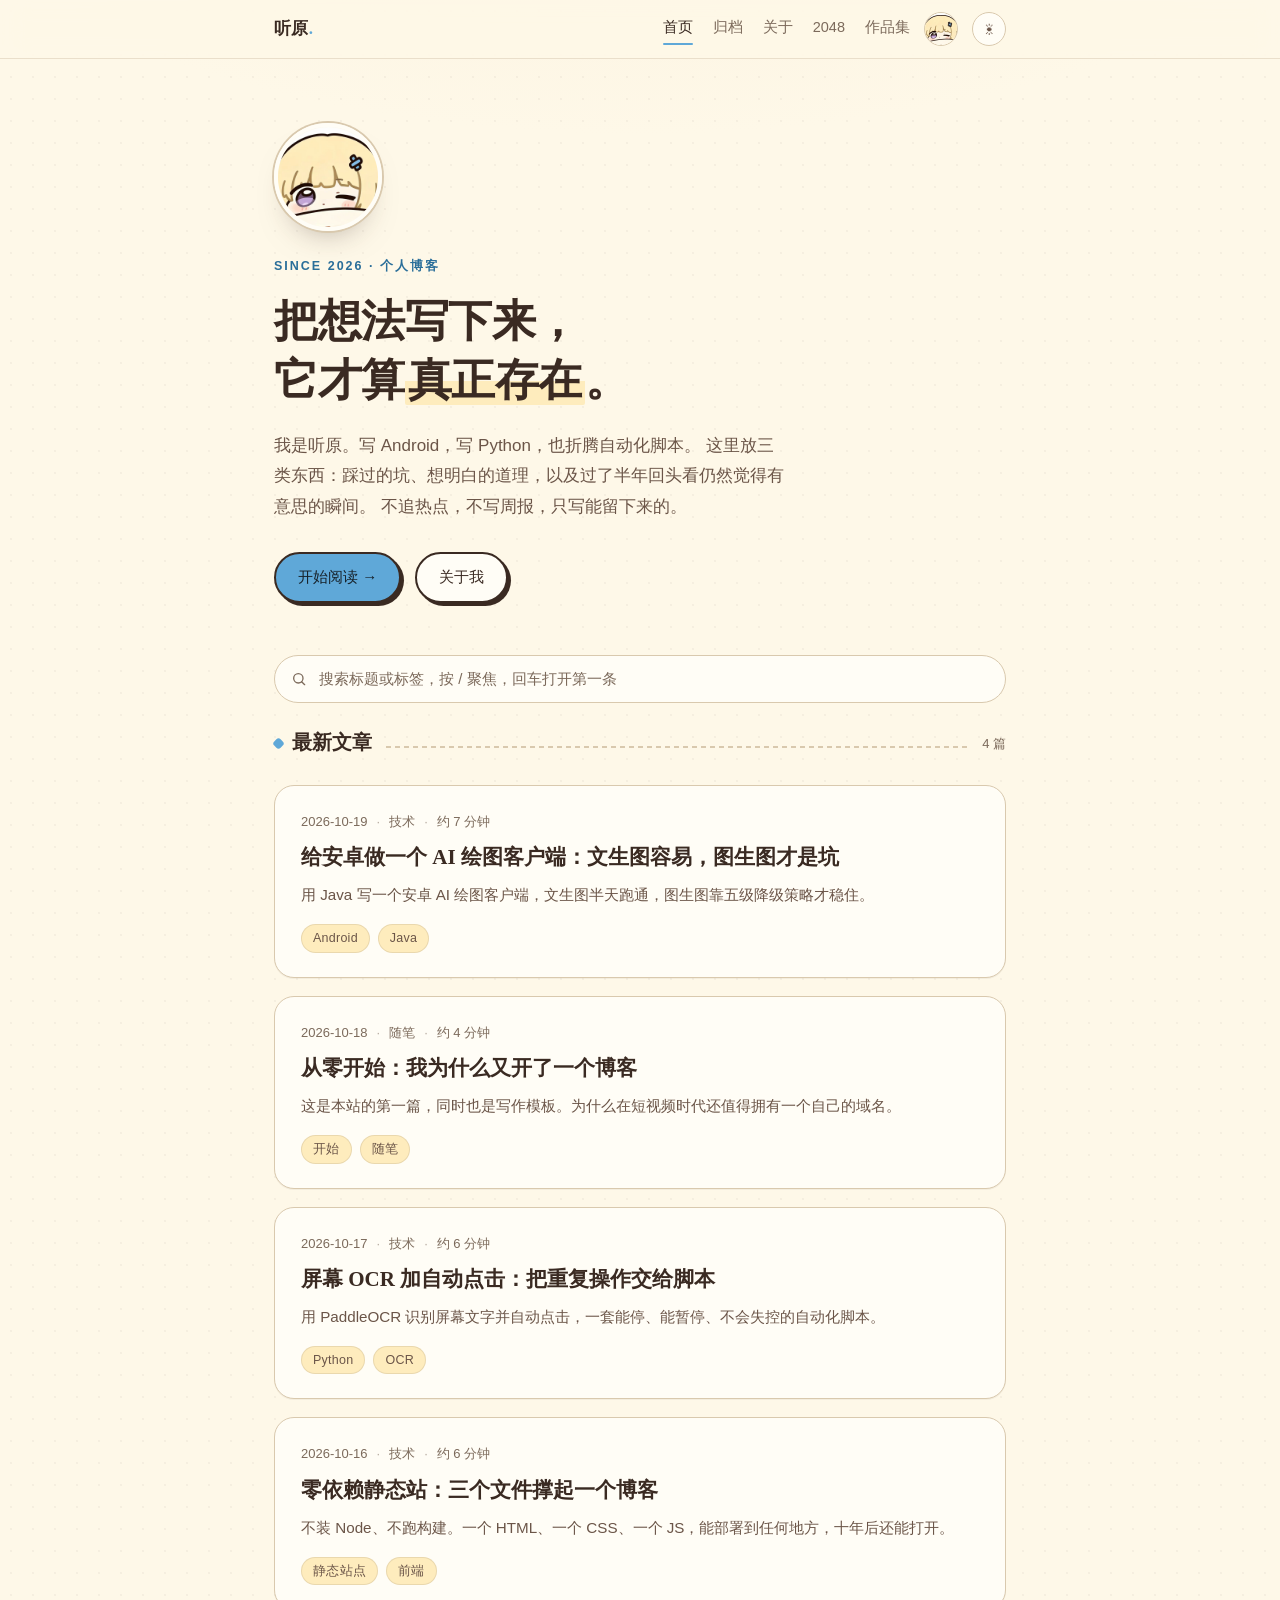
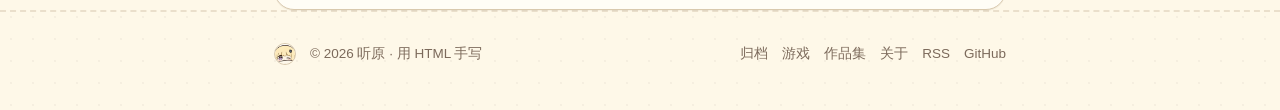
<file: index.html>
<!DOCTYPE html>
<html lang="zh-CN" data-theme="light">
<head>
<meta charset="UTF-8">
<meta name="viewport" content="width=device-width, initial-scale=1">
<meta name="theme-color" content="#FEF8E8" id="theme-color">
<meta name="author" content="听原">
<script>/* 首屏前应用主题，避免深色模式闪白 */
(function(){try{var t=localStorage.getItem('yg-blog-theme')||(window.matchMedia('(prefers-color-scheme: dark)').matches?'dark':'light');document.documentElement.setAttribute('data-theme',t);}catch(e){}})();
</script>
<title>听原的博客 · 记录那些值得写下来的东西</title>
<meta name="description" content="听原的个人博客，写 Android、Python 与自动化，也写想明白的道理。">
<link rel="icon" href="assets/img/favicon.png" type="image/png">
<!-- Open Graph / 社交分享预览 -->
<meta property="og:type" content="website">
<meta property="og:site_name" content="听原的博客">
<meta property="og:title" content="听原的博客 · 记录那些值得写下来的东西">
<meta property="og:description" content="听原的个人博客，写 Android、Python 与自动化，也写想明白的道理。">
<meta property="og:url" content="https://wqxapi.loc.cc/">
<meta property="og:image" content="https://wqxapi.loc.cc/assets/img/og-cover.png">
<meta property="og:image:width" content="1200">
<meta property="og:image:height" content="630">
<meta property="og:image:alt" content="听原的博客 · 奶油底色上的手写博客封面">
<meta property="og:locale" content="zh_CN">
<meta name="twitter:card" content="summary_large_image">
<meta name="twitter:title" content="听原的博客 · 记录那些值得写下来的东西">
<meta name="twitter:description" content="听原的个人博客，写 Android、Python 与自动化，也写想明白的道理。">
<meta name="twitter:image" content="https://wqxapi.loc.cc/assets/img/og-cover.png">
<link rel="alternate" type="application/rss+xml" title="听原的博客" href="https://wqxapi.loc.cc/feed.xml">
<link rel="canonical" href="https://wqxapi.loc.cc/">
<link rel="stylesheet" href="assets/style.css">
<script type="application/ld+json">
{
  "@context": "https://schema.org",
  "@type": "Blog",
  "name": "听原的博客",
  "url": "https://wqxapi.loc.cc/",
  "description": "听原的个人博客，写 Android、Python 与自动化，也写想明白的道理。",
  "inLanguage": "zh-CN",
  "image": "https://wqxapi.loc.cc/assets/img/og-cover.png",
  "author": {
    "@type": "Person",
    "name": "听原",
    "url": "https://github.com/Wenquxing884"
  }
}
</script>
</head>
<body>
<a class="skip-link" href="#main">跳到正文</a>
<div class="progress" aria-hidden="true"></div>

<nav class="nav">
  <div class="nav-inner">
    <a class="brand" href="index.html"><span class="brand-name">听原<i>.</i></span></a>
    <div class="nav-links">
      <a href="index.html" aria-current="page">首页</a>
      <a href="archive.html">归档</a>
      <a href="about.html">关于</a>
      <a href="games/phoebe-2048/">2048</a>
      <a href="3d/">作品集</a>
    </div>
    <a class="nav-avatar" href="about.html" aria-label="关于我">
      <img src="assets/img/avatar.webp" alt="" width="34" height="34">
    </a>
    <button class="theme-btn" type="button" aria-label="切换主题">☀</button>
  </div>
</nav>

<main class="wrap" id="main">
  <header class="hero">
    <img class="hero-avatar" src="assets/img/avatar.webp"
         alt="Q 版金发女孩从印着小熊的米色被子里探出头，露出紫色大眼睛和脸颊腮红，头上别着蓝色十字发夹"
         width="108" height="108">
    <p class="eyebrow">Since 2026 · 个人博客</p>
    <h1>把想法写下来，<br>它才算<em>真正存在</em>。</h1>
    <p class="lede">
      我是听原。写 Android，写 Python，也折腾自动化脚本。
      这里放三类东西：踩过的坑、想明白的道理，以及过了半年回头看仍然觉得有意思的瞬间。
      不追热点，不写周报，只写能留下来的。
    </p>
    <div class="hero-actions">
      <a class="btn" href="#posts">开始阅读 →</a>
      <a class="btn ghost" href="about.html">关于我</a>
    </div>
  </header>

  <div class="search" role="search">
    <svg class="icon" viewBox="0 0 24 24" width="16" height="16" fill="none" stroke="currentColor" stroke-width="2" stroke-linecap="round" aria-hidden="true"><circle cx="11" cy="11" r="7"/><path d="M20.5 20.5 16 16"/></svg>
    <input type="search" placeholder="搜索标题或标签，按 / 聚焦，回车打开第一条" data-search aria-label="搜索文章">
    <span class="hint" data-search-note aria-live="polite"></span>
  </div>
  <p class="search-empty" data-search-empty hidden>没有匹配的文章，换个词试试。</p>

  <div class="section-head">
    <h2>最新文章</h2>
    <div class="rule"></div>
    <span class="count">4 篇</span>
  </div>

  <section id="posts">
        <div class="post-list">

      <a class="card" href="posts/android-ai-image-studio.html">
        <div class="card-meta">
          <time datetime="2026-10-19">2026-10-19</time>
          <span class="dot">·</span><span>技术</span>
          <span class="dot">·</span><span>约 7 分钟</span>
        </div>
        <h3>给安卓做一个 AI 绘图客户端：文生图容易，图生图才是坑</h3>
        <p>用 Java 写一个安卓 AI 绘图客户端，文生图半天跑通，图生图靠五级降级策略才稳住。</p>
        <div class="tags"><span class="tag">Android</span><span class="tag">Java</span></div>
      </a>

      <a class="card" href="posts/hello-world.html">
        <div class="card-meta">
          <time datetime="2026-10-18">2026-10-18</time>
          <span class="dot">·</span><span>随笔</span>
          <span class="dot">·</span><span>约 4 分钟</span>
        </div>
        <h3>从零开始：我为什么又开了一个博客</h3>
        <p>这是本站的第一篇，同时也是写作模板。为什么在短视频时代还值得拥有一个自己的域名。</p>
        <div class="tags"><span class="tag">开始</span><span class="tag">随笔</span></div>
      </a>

      <a class="card" href="posts/text-recognition-clicker.html">
        <div class="card-meta">
          <time datetime="2026-10-17">2026-10-17</time>
          <span class="dot">·</span><span>技术</span>
          <span class="dot">·</span><span>约 6 分钟</span>
        </div>
        <h3>屏幕 OCR 加自动点击：把重复操作交给脚本</h3>
        <p>用 PaddleOCR 识别屏幕文字并自动点击，一套能停、能暂停、不会失控的自动化脚本。</p>
        <div class="tags"><span class="tag">Python</span><span class="tag">OCR</span></div>
      </a>

      <a class="card" href="posts/build-with-zero-deps.html">
        <div class="card-meta">
          <time datetime="2026-10-16">2026-10-16</time>
          <span class="dot">·</span><span>技术</span>
          <span class="dot">·</span><span>约 6 分钟</span>
        </div>
        <h3>零依赖静态站：三个文件撑起一个博客</h3>
        <p>不装 Node、不跑构建。一个 HTML、一个 CSS、一个 JS，能部署到任何地方，十年后还能打开。</p>
        <div class="tags"><span class="tag">静态站点</span><span class="tag">前端</span></div>
      </a>

    </div>
  </section>
</main>

<footer>
  <div class="foot-inner">
    <img class="foot-avatar" src="assets/img/avatar.webp" alt="" width="22" height="22" loading="lazy" decoding="async">
    <span>© 2026 听原 · 用 HTML 手写</span>
    <span class="spacer"></span>
    <a href="archive.html">归档</a>
    <a href="games/phoebe-2048/">游戏</a>
    <a href="3d/">作品集</a>
    <a href="about.html">关于</a>
    <a href="feed.xml">RSS</a>
    <a href="https://github.com/Wenquxing884" target="_blank" rel="noopener">GitHub</a>
  </div>
</footer>

<button class="to-top" type="button" aria-label="回到顶部">↑</button>
<script src="assets/main.js"></script>
</body>
</html>
</file>
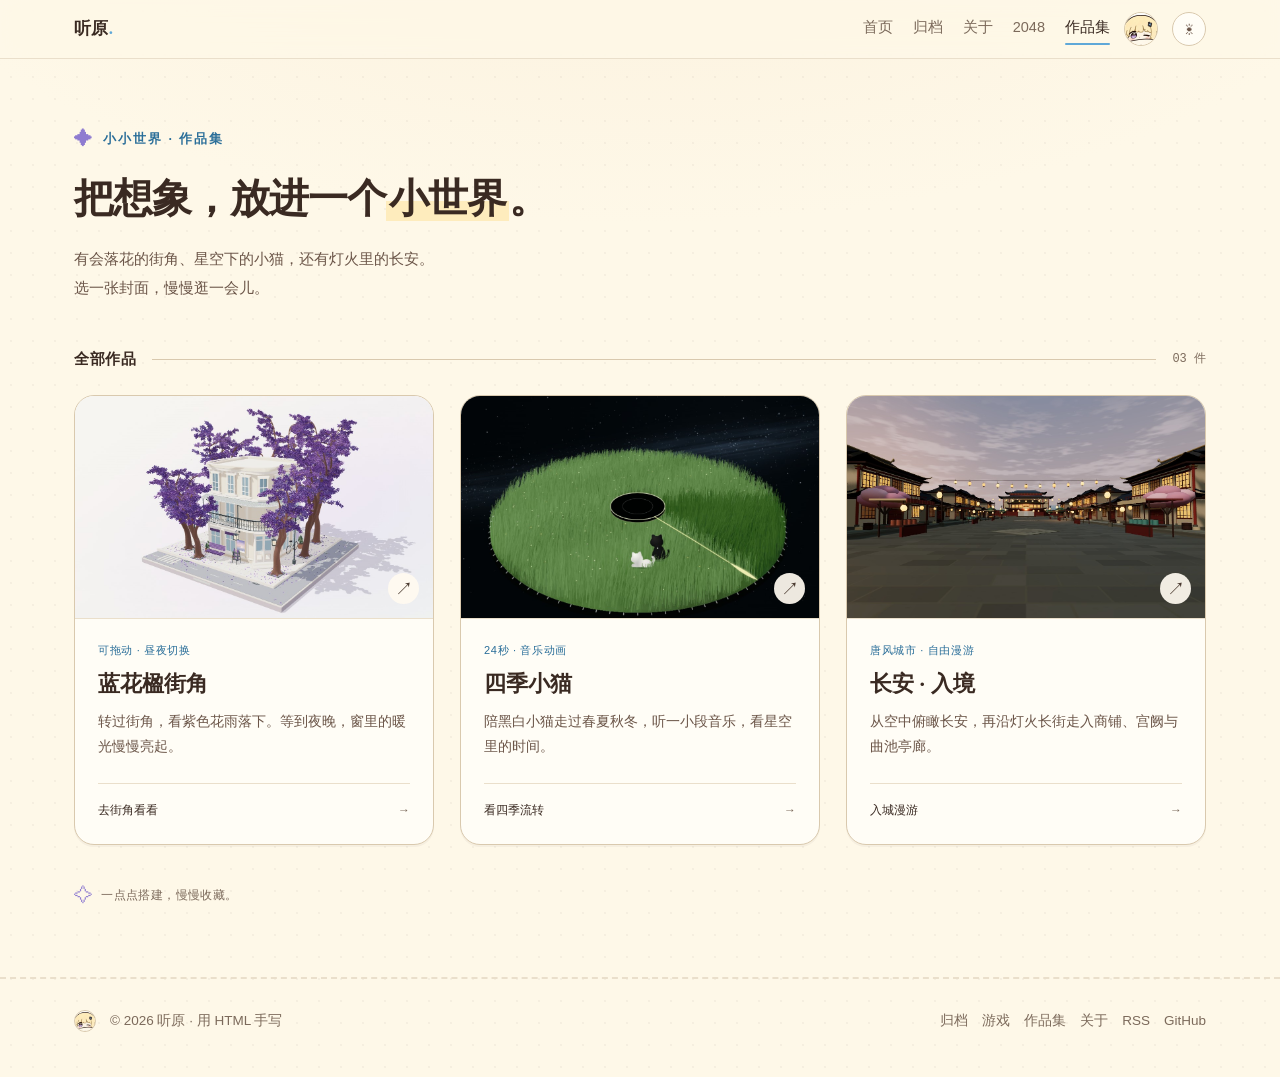
<file: 3d/index.html>
<!DOCTYPE html>
<html lang="zh-CN" data-theme="light">
<head>
<meta charset="UTF-8">
<meta name="viewport" content="width=device-width, initial-scale=1">
<meta name="theme-color" content="#FEF8E8" id="theme-color">
<meta name="author" content="听原">
<script>
(function(){try{var t=localStorage.getItem('yg-blog-theme')||(window.matchMedia('(prefers-color-scheme: dark)').matches?'dark':'light');document.documentElement.setAttribute('data-theme',t);}catch(e){}})();
</script>
<title>作品集 · 小小世界 · 听原</title>
<meta name="description" content="听原的作品集。看蓝花楹落花、星空下的小猫与四季流转，也可以走进灯火下的长安。">
<link rel="icon" href="../assets/img/favicon.png" type="image/png">
<link rel="canonical" href="https://wqxapi.loc.cc/3d/">
<meta property="og:type" content="website">
<meta property="og:site_name" content="听原的博客">
<meta property="og:title" content="作品集 · 小小世界 · 听原">
<meta property="og:description" content="去蓝花楹街角看落花，陪小猫过四季，到长安逛一趟灯火长街。">
<meta property="og:url" content="https://wqxapi.loc.cc/3d/">
<meta property="og:image" content="https://wqxapi.loc.cc/assets/img/projects/jacaranda-corner.jpg">
<meta property="og:image:alt" content="紫色蓝花楹环绕着奶油白街角小楼">
<meta property="og:locale" content="zh_CN">
<meta name="twitter:card" content="summary_large_image">
<meta name="twitter:title" content="作品集 · 小小世界 · 听原">
<meta name="twitter:description" content="去蓝花楹街角看落花，陪小猫过四季，到长安逛一趟灯火长街。">
<meta name="twitter:image" content="https://wqxapi.loc.cc/assets/img/projects/jacaranda-corner.jpg">
<link rel="alternate" type="application/rss+xml" title="听原的博客" href="https://wqxapi.loc.cc/feed.xml">
<link rel="stylesheet" href="../assets/style.css">
<link rel="stylesheet" href="../assets/three-gallery.css">
</head>
<body class="gallery-page">
<a class="skip-link" href="#main">跳到正文</a>
<div class="progress" aria-hidden="true"></div>

<nav class="nav" aria-label="主导航">
  <div class="nav-inner">
    <a class="brand" href="../index.html"><span class="brand-name">听原<i>.</i></span></a>
    <div class="nav-links">
      <a href="../index.html">首页</a>
      <a href="../archive.html">归档</a>
      <a href="../about.html">关于</a>
      <a href="../games/phoebe-2048/">2048</a>
      <a href="./" aria-current="page">作品集</a>
    </div>
    <a class="nav-avatar" href="../about.html" aria-label="关于我">
      <img src="../assets/img/avatar.webp" alt="" width="34" height="34">
    </a>
    <button class="theme-btn" type="button" aria-label="切换主题">☀</button>
  </div>
</nav>

<main class="gallery-wrap" id="main">
  <header class="gallery-intro">
    <p class="eyebrow"><span class="gallery-spark" aria-hidden="true">✦</span> 小小世界 · 作品集</p>
    <h1>把想象，放进一个<em>小世界</em>。</h1>
    <p>有会落花的街角、星空下的小猫，还有灯火里的长安。<br>选一张封面，慢慢逛一会儿。</p>
  </header>

  <section class="gallery-collection" aria-labelledby="collection-title">
    <div class="gallery-section-head">
      <h2 id="collection-title">全部作品</h2>
      <span class="gallery-rule" aria-hidden="true"></span>
      <span class="gallery-count">03 件</span>
    </div>

    <div class="scene-grid">
      <a class="scene-card" href="../games/jacaranda-corner/" aria-labelledby="jacaranda-title" aria-describedby="jacaranda-description">
        <div class="scene-cover scene-cover-jacaranda">
          <img src="../assets/img/projects/jacaranda-corner.jpg" alt="紫色蓝花楹环绕着奶油白小楼，花瓣散落在街道上" width="1200" height="675" decoding="async" fetchpriority="high">
          <span class="scene-open" aria-hidden="true">↗</span>
        </div>
        <div class="scene-copy">
          <p class="scene-kicker">可拖动 · 昼夜切换</p>
          <h3 id="jacaranda-title">蓝花楹街角</h3>
          <p class="scene-description" id="jacaranda-description">转过街角，看紫色花雨落下。等到夜晚，窗里的暖光慢慢亮起。</p>
          <span class="scene-entry">去街角看看 <span aria-hidden="true">→</span></span>
        </div>
      </a>

      <a class="scene-card" href="../games/seasons-cats/" aria-labelledby="cats-title" aria-describedby="cats-description">
        <div class="scene-cover scene-cover-cats">
          <img src="../assets/img/projects/seasons-cats.jpg" alt="黑白两只小猫在星空与草地之间，金色指针带着四季流转" width="1200" height="675" decoding="async">
          <span class="scene-open" aria-hidden="true">↗</span>
        </div>
        <div class="scene-copy">
          <p class="scene-kicker">24秒 · 音乐动画</p>
          <h3 id="cats-title">四季小猫</h3>
          <p class="scene-description" id="cats-description">陪黑白小猫走过春夏秋冬，听一小段音乐，看星空里的时间。</p>
          <span class="scene-entry">看四季流转 <span aria-hidden="true">→</span></span>
        </div>
      </a>

      <a class="scene-card" href="../games/changan-walk/" aria-labelledby="changan-title" aria-describedby="changan-description">
        <div class="scene-cover scene-cover-changan">
          <img src="../assets/img/projects/changan-walk.jpg" alt="暮色下的长安街道，两侧唐风楼阁挂着暖色灯笼" width="1200" height="675" decoding="async">
          <span class="scene-open" aria-hidden="true">↗</span>
        </div>
        <div class="scene-copy">
          <p class="scene-kicker">唐风城市 · 自由漫游</p>
          <h3 id="changan-title">长安 · 入境</h3>
          <p class="scene-description" id="changan-description">从空中俯瞰长安，再沿灯火长街走入商铺、宫阙与曲池亭廊。</p>
          <span class="scene-entry">入城漫游 <span aria-hidden="true">→</span></span>
        </div>
      </a>
    </div>
  </section>

  <p class="gallery-end"><span aria-hidden="true">✧</span> 一点点搭建，慢慢收藏。</p>
</main>

<footer>
  <div class="foot-inner">
    <img class="foot-avatar" src="../assets/img/avatar.webp" alt="" width="22" height="22" loading="lazy" decoding="async">
    <span>© 2026 听原 · 用 HTML 手写</span>
    <span class="spacer"></span>
    <a href="../archive.html">归档</a>
    <a href="../games/phoebe-2048/">游戏</a>
    <a href="./" aria-current="page">作品集</a>
    <a href="../about.html">关于</a>
    <a href="../feed.xml">RSS</a>
    <a href="https://github.com/Wenquxing884" target="_blank" rel="noopener">GitHub</a>
  </div>
</footer>

<button class="to-top" type="button" aria-label="回到顶部">↑</button>
<script src="../assets/main.js"></script>
</body>
</html>
</file>
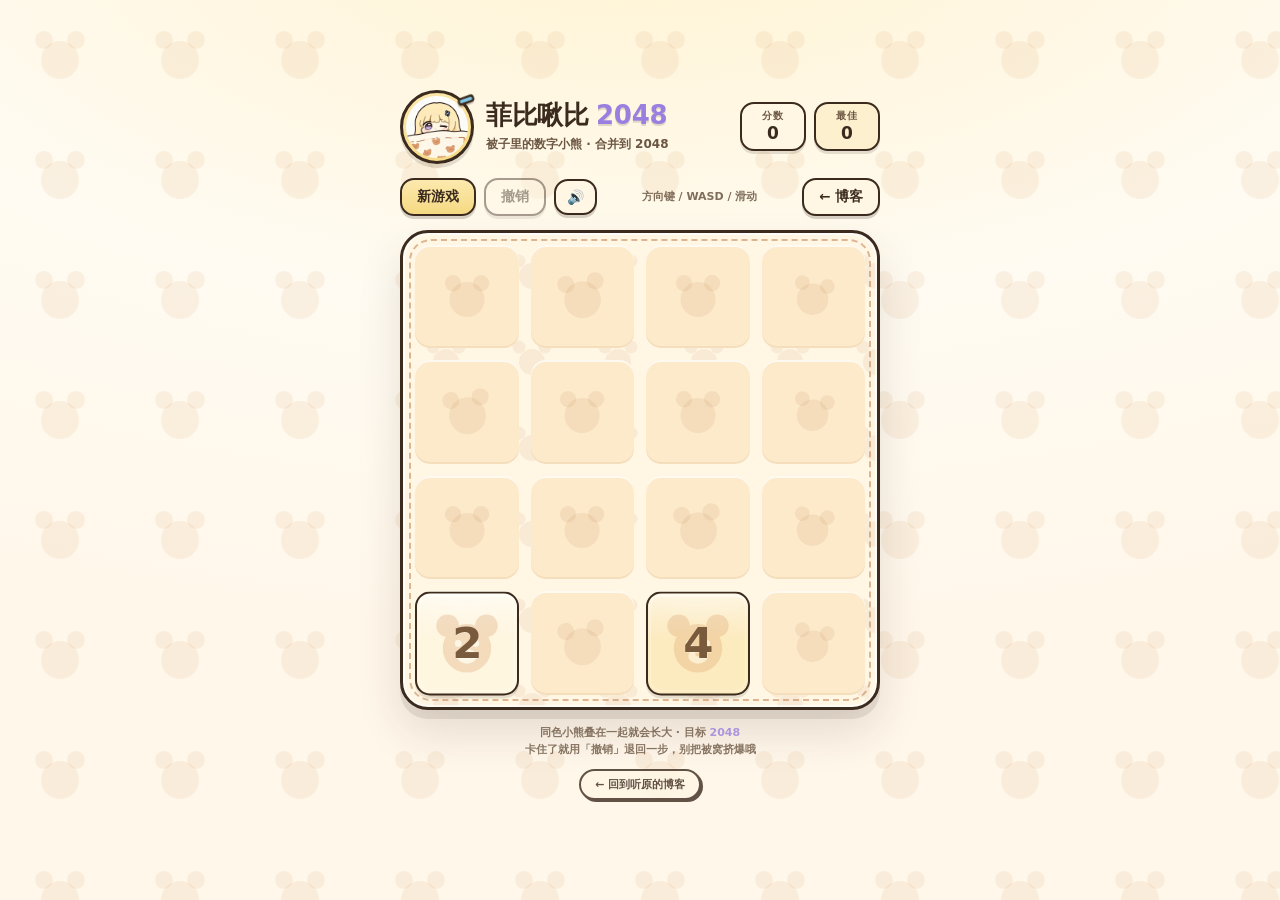
<file: games/phoebe-2048/index.html>
<!DOCTYPE html>
<html lang="zh-CN">
<head>
<meta charset="UTF-8">
<meta name="viewport" content="width=device-width, initial-scale=1.0, maximum-scale=1.0, user-scalable=no">
<meta name="description" content="按头像配色做的 2048 小游戏：奶白被窝底色、小熊碎花、紫色 2048 方块，支持方向键、WASD 和手机滑动，带撤销与最佳分。">
<meta name="author" content="听原">
<link rel="canonical" href="https://wqxapi.loc.cc/games/phoebe-2048/">
<meta property="og:type" content="website">
<meta property="og:site_name" content="听原的博客">
<meta property="og:title" content="菲比啾比 2048 · 被子里的数字小熊">
<meta property="og:description" content="按头像配色做的 2048 小游戏：奶白被窝底色、小熊碎花、紫色 2048 方块，支持方向键、WASD 和手机滑动，带撤销与最佳分。">
<meta property="og:url" content="https://wqxapi.loc.cc/games/phoebe-2048/">
<meta property="og:image" content="https://wqxapi.loc.cc/games/phoebe-2048/preview.png">
<meta property="og:locale" content="zh_CN">
<meta name="twitter:card" content="summary_large_image">
<meta name="theme-color" content="#FFFBF2">

<title>菲比啾比 2048 · 被子里的数字小熊</title>
<style>
  :root{
    --ink:#3B2A1E;
    --ink-soft:#6B5642;
    --cream:#FFFBF2;
    --panel:#FFF6E4;
    --cell:#FCEACB;
    --hair:#FCE9AE;
    --hair-deep:#F5D982;
    --bear:#D9A06A;
    --bear-deep:#C08050;
    --blue:#7FC8E8;
    --purple:#9B7FE0;
    --blush:#F7B7B7;
    --gap:10px;
    --fs:32px;
  }

  *{ box-sizing:border-box; -webkit-tap-highlight-color:transparent; }

  html,body{ height:100%; }

  body{
    margin:0;
    min-height:100%;
    display:flex;
    align-items:center;
    justify-content:center;
    padding:18px 14px 28px;
    color:var(--ink);
    font-family:"Segoe UI Variable Display","Segoe UI","PingFang SC","Hiragino Sans GB","Microsoft YaHei","Noto Sans SC",system-ui,-apple-system,sans-serif;
    background-color:#FFFBF2;
    background-image:
      url("data:image/svg+xml,%3Csvg xmlns='http://www.w3.org/2000/svg' width='120' height='120' viewBox='0 0 120 120'%3E%3Cg fill='%23D9A06A' fill-opacity='0.13'%3E%3Ccircle cx='44' cy='40' r='9'/%3E%3Ccircle cx='76' cy='40' r='9'/%3E%3Ccircle cx='60' cy='60' r='19'/%3E%3C/g%3E%3C/svg%3E"),
      radial-gradient(120% 80% at 50% -10%, #FFF3D2 0%, #FFFBF2 55%, #FFF7EA 100%);
    background-attachment:fixed;
    user-select:none;
    -webkit-user-select:none;
    overflow-x:hidden;
  }

  .app{
    position:relative;
    width:100%;
    max-width:480px;
    min-width:0;
    display:flex;
    flex-direction:column;
    gap:14px;
  }

  /* ---------- 顶部 ---------- */
  .hud{
    display:grid;
    grid-template-columns:auto minmax(0,1fr) auto;
    align-items:center;
    gap:12px;
    min-width:0;
  }

  .avatar-wrap{
    position:relative;
    flex:0 0 auto;
    width:74px; height:74px;
    border-radius:50%;
    padding:3px;
    background:linear-gradient(160deg,var(--hair),var(--hair-deep));
    border:3px solid var(--ink);
    box-shadow:0 4px 0 rgba(59,42,30,.14);
  }
  .avatar{
    width:100%; height:100%;
    border-radius:50%;
    object-fit:cover;
    object-position:50% 38%;
    display:block;
    background:var(--hair);
  }
  .hairpin{
    position:absolute;
    right:-6px; top:-4px;
    width:22px; height:22px;
    transform:rotate(12deg);
    filter:drop-shadow(0 2px 0 rgba(59,42,30,.25));
  }

  .titles{ flex:1 1 auto; min-width:0; overflow:hidden; }
  .titles h1{
    margin:0;
    font-size:clamp(20px,5.6vw,26px);
    font-weight:900;
    letter-spacing:-.01em;
    line-height:1.15;
    display:flex; align-items:baseline; gap:7px;
    white-space:nowrap;
  }
  .titles h1 em{
    font-style:normal;
    color:var(--purple);
    text-shadow:0 2px 0 rgba(59,42,30,.16);
  }
  .titles p{
    margin:5px 0 0;
    font-size:12px;
    font-weight:700;
    color:var(--ink-soft);
    white-space:nowrap;
    overflow:hidden;
    text-overflow:ellipsis;
  }

  .scores{ display:flex; gap:8px; flex:0 0 auto; }
  .score-card{
    min-width:66px;
    padding:5px 10px 6px;
    border:2.5px solid var(--ink);
    border-radius:14px;
    background:var(--panel);
    text-align:center;
    box-shadow:0 3px 0 rgba(59,42,30,.14);
  }
  .score-card .label{
    display:block;
    font-size:10px;
    font-weight:800;
    letter-spacing:.14em;
    color:var(--ink-soft);
  }
  .score-card strong{
    display:block;
    font-size:17px;
    font-weight:900;
    line-height:1.2;
    font-variant-numeric:tabular-nums;
  }
  .score-card.best{ background:#FDF0CF; }
  .score-card.bump strong{ animation:bump .22s ease-out; }

  /* ---------- 工具条 ---------- */
  .toolbar{
    display:flex;
    align-items:center;
    gap:8px;
    flex-wrap:wrap;
  }
  .btn{
    appearance:none;
    border:2.5px solid var(--ink);
    background:var(--panel);
    color:var(--ink);
    font-family:inherit;
    font-weight:900;
    font-size:13.5px;
    padding:8px 15px;
    border-radius:14px;
    cursor:pointer;
    box-shadow:0 3px 0 rgba(59,42,30,.2);
    transition:transform .07s ease, box-shadow .07s ease, background .15s ease;
  }
  .btn:hover{ background:#FFEFD2; }
  .btn:active{ transform:translateY(3px); box-shadow:0 0 0 rgba(59,42,30,.2); }
  .btn.primary{
    background:linear-gradient(180deg,#FCE9AE,#F5D982);
  }
  .btn.primary:hover{ background:linear-gradient(180deg,#FDF0C4,#F3D277); }
  .btn.icon{ padding:8px 11px; font-size:14px; }
  a.btn{ display:inline-flex; align-items:center; text-decoration:none; }
  .back-to-blog{ margin-left:auto; }
  .hint{
    margin-left:auto;
    font-size:11px;
    font-weight:700;
    color:var(--ink-soft);
    opacity:.85;
    white-space:nowrap;
  }

  /* ---------- 棋盘 ---------- */
  .board{
    position:relative;
    width:100%;
    aspect-ratio:1 / 1;
    padding:12px;
    border:3px solid var(--ink);
    border-radius:28px;
    background-color:var(--panel);
    background-image:
      url("data:image/svg+xml,%3Csvg xmlns='http://www.w3.org/2000/svg' width='86' height='86' viewBox='0 0 86 86'%3E%3Cg fill='%23C08050' fill-opacity='0.1'%3E%3Ccircle cx='30' cy='28' r='6.5'/%3E%3Ccircle cx='56' cy='28' r='6.5'/%3E%3Ccircle cx='43' cy='43' r='13'/%3E%3C/g%3E%3C/svg%3E");
    box-shadow:
      0 9px 0 rgba(59,42,30,.1),
      0 22px 44px rgba(59,42,30,.13),
      inset 0 0 0 2px rgba(255,255,255,.7);
    touch-action:none;
    overflow:hidden;
  }
  .board::after{
    content:"";
    position:absolute;
    inset:6px;
    border:2.5px dashed rgba(192,128,80,.55);
    border-radius:22px;
    pointer-events:none;
  }

  .grid,
  .tiles{
    position:absolute;
    inset:12px;
  }
  .grid{
    display:grid;
    grid-template-columns:repeat(4,1fr);
    grid-template-rows:repeat(4,1fr);
    gap:var(--gap);
  }
  .cell{
    position:relative;
    background:var(--cell);
    border-radius:15px;
    box-shadow:inset 0 2px 0 rgba(255,255,255,.75), inset 0 -2px 0 rgba(192,128,80,.12);
  }
  .cell::after{
    content:"";
    position:absolute;
    left:50%; top:50%;
    width:54%; height:54%;
    transform:translate(-50%,-50%);
    background:url("data:image/svg+xml,%3Csvg xmlns='http://www.w3.org/2000/svg' viewBox='0 0 48 48'%3E%3Cg fill='%23C08050' fill-opacity='0.13'%3E%3Ccircle cx='12' cy='13' r='7'/%3E%3Ccircle cx='36' cy='13' r='7'/%3E%3Ccircle cx='24' cy='27' r='15'/%3E%3C/g%3E%3C/svg%3E") center/contain no-repeat;
    pointer-events:none;
  }
  .cell:nth-child(3n+2)::after{ transform:translate(-50%,-50%) rotate(-7deg) scale(1.05); }
  .cell:nth-child(4n)::after{ transform:translate(-50%,-50%) rotate(9deg) scale(.9); }

  .tiles{ pointer-events:none; }
  .tiles.noanim .tile{ transition:none !important; }

  .tile{
    position:absolute;
    top:0; left:0;
    will-change:transform;
    transition:transform .11s cubic-bezier(.35,.9,.4,1);
  }
  .tile-inner{
    position:relative;
    width:100%; height:100%;
    display:grid;
    place-items:center;
    border-radius:15px;
    border:2.5px solid var(--ink);
    background:#FFF6E0;
    color:#7A5A3C;
    box-shadow:
      inset 0 3px 0 rgba(255,255,255,.5),
      0 3px 0 rgba(59,42,30,.12);
    overflow:hidden;
  }
  .tile-inner .num{
    position:relative;
    z-index:2;
    font-size:var(--fs);
    font-weight:900;
    line-height:1;
    letter-spacing:-.03em;
    font-variant-numeric:tabular-nums;
    text-shadow:0 1px 0 rgba(255,255,255,.35);
  }
  .tile-inner .bear{
    position:absolute;
    left:50%; top:50%;
    width:78%; height:78%;
    transform:translate(-50%,-50%);
    opacity:.3;
    color:#D9A06A;
    z-index:1;
  }

  /* 质感：顶部高光 + 内圈描边，让纯色块看起来像压出来的奶油片 */
  .tile-inner::before{
    content:"";
    position:absolute;
    inset:0;
    border-radius:inherit;
    background:
      linear-gradient(180deg, rgba(255,255,255,.45), rgba(255,255,255,0) 46%),
      radial-gradient(130% 90% at 50% -25%, rgba(255,255,255,.4), transparent 62%);
    pointer-events:none;
    z-index:1;
  }
  .tile-inner::after{
    content:"";
    position:absolute;
    inset:2px;
    border-radius:12px;
    box-shadow:inset 0 0 0 1px rgba(255,255,255,.32);
    pointer-events:none;
    z-index:1;
  }

  /* 发卡小十字：128 以上才出现，越大的方块越亮 */
  .tile-inner .pin{
    position:absolute;
    top:7%; right:7%;
    width:15%; height:15%;
    opacity:0;
    z-index:3;
    background:url("data:image/svg+xml,%3Csvg xmlns='http://www.w3.org/2000/svg' viewBox='0 0 24 24'%3E%3Cg fill='%237FC8E8' stroke='%233B2A1E' stroke-width='1.6'%3E%3Crect x='9' y='3' width='6' height='18' rx='2.2'/%3E%3Crect x='3' y='9' width='18' height='6' rx='2.2'/%3E%3C/g%3E%3C/svg%3E") center/contain no-repeat;
    filter:drop-shadow(0 1px 0 rgba(59,42,30,.25));
  }
  .tile-inner[data-v="128"] .pin,
  .tile-inner[data-v="256"] .pin,
  .tile-inner[data-v="512"] .pin{ opacity:.55; }
  .tile-inner[data-v="1024"] .pin{ opacity:.75; }
  .tile-inner[data-v="2048"] .pin,
  .tile-inner[data-v="super"] .pin{ opacity:.95; }

  .tile-inner[data-v="2"]{ background:#FFF6E0; color:#7A5A3C; }
  .tile-inner[data-v="4"]{ background:#FDEBC0; color:#7A5A3C; }
  .tile-inner[data-v="8"]{ background:#FBE0A0; color:#6B4A2E; }
  .tile-inner[data-v="16"]{ background:#F8CE86; color:#5E3F26; }
  .tile-inner[data-v="32"]{ background:#EFB56B; color:#4F3319; }
  .tile-inner[data-v="64"]{ background:#E39A55; color:#FFF7E8; }
  .tile-inner[data-v="128"]{ background:#D98546; color:#FFF7E8; }
  .tile-inner[data-v="256"]{ background:#C9723C; color:#FFF7E8; }
  .tile-inner[data-v="512"]{ background:#B45F32; color:#FFF7E8; }
  .tile-inner[data-v="1024"]{ background:#9E4E2B; color:#FFF7E8; }
  .tile-inner[data-v="2048"]{
    background:linear-gradient(158deg,#B9A2EA 0%,#8E6FD1 100%);
    color:#fff;
    box-shadow:
      0 0 0 3px var(--blue),
      0 0 24px rgba(155,127,224,.55),
      inset 0 3px 0 rgba(255,255,255,.35),
      0 3px 0 rgba(59,42,30,.12);
  }
  .tile-inner[data-v="super"]{
    background:linear-gradient(158deg,#8E6FD1 0%,#5D46A6 100%);
    color:#fff;
    box-shadow:
      0 0 0 3px var(--blue),
      0 0 26px rgba(93,70,166,.6),
      inset 0 3px 0 rgba(255,255,255,.3);
  }

  /* 2048 以上：蓝色发卡光圈缓慢呼吸，一眼能看出这块最值钱 */
  @keyframes glowPulse{
    0%,100%{
      box-shadow:
        0 0 0 3px var(--blue),
        0 0 18px rgba(155,127,224,.45),
        inset 0 3px 0 rgba(255,255,255,.35),
        0 3px 0 rgba(59,42,30,.12);
    }
    50%{
      box-shadow:
        0 0 0 3px var(--blue),
        0 0 34px rgba(155,127,224,.85),
        inset 0 3px 0 rgba(255,255,255,.35),
        0 3px 0 rgba(59,42,30,.12);
    }
  }
  .tile-inner[data-v="2048"]{ animation:glowPulse 2.6s ease-in-out infinite; }
  .tile-inner[data-v="super"]{ animation:glowPulse 2.2s ease-in-out infinite; }
  .tile-inner[data-v="64"] .bear,
  .tile-inner[data-v="128"] .bear,
  .tile-inner[data-v="256"] .bear,
  .tile-inner[data-v="512"] .bear,
  .tile-inner[data-v="1024"] .bear,
  .tile-inner[data-v="2048"] .bear,
  .tile-inner[data-v="super"] .bear{ opacity:.17; color:#FFF3DC; }

  @keyframes pop-in{
    0%{ transform:scale(.1); opacity:0; }
    62%{ transform:scale(1.07); opacity:1; }
    100%{ transform:scale(1); opacity:1; }
  }
  @keyframes bump{
    0%{ transform:scale(1); }
    45%{ transform:scale(1.11); }
    100%{ transform:scale(1); }
  }
  .tile-inner.new{ animation:pop-in .17s cubic-bezier(.3,1.5,.5,1) both; }
  .tile-inner.pop{ animation:bump .19s ease-out; }

  /* ---------- 浮分 ---------- */
  .float-score{
    position:absolute;
    right:18px; top:96px;
    z-index:9;
    font-size:15px;
    font-weight:900;
    color:var(--purple);
    pointer-events:none;
    animation:floatUp .8s ease-out forwards;
    text-shadow:0 2px 0 rgba(255,255,255,.8);
  }
  @keyframes floatUp{
    0%{ opacity:0; transform:translateY(6px) scale(.85); }
    25%{ opacity:1; transform:translateY(-4px) scale(1); }
    100%{ opacity:0; transform:translateY(-30px) scale(.95); }
  }

  /* ---------- 遮罩 ---------- */
  .overlay{
    position:absolute;
    inset:0;
    z-index:6;
    display:grid;
    place-items:center;
    padding:18px;
    background:rgba(255,251,242,.82);
    backdrop-filter:blur(4px);
    -webkit-backdrop-filter:blur(4px);
    border-radius:26px;
    animation:fadeIn .22s ease-out;
  }
  .overlay[hidden]{ display:none; }
  @keyframes fadeIn{ from{opacity:0} to{opacity:1} }

  .overlay-card{
    width:100%;
    max-width:300px;
    padding:20px 18px 18px;
    text-align:center;
    background:var(--panel);
    border:3px solid var(--ink);
    border-radius:22px;
    box-shadow:0 8px 0 rgba(59,42,30,.14), 0 18px 34px rgba(59,42,30,.16);
    animation:pop-in .26s cubic-bezier(.3,1.4,.5,1) both;
  }
  .overlay-card .ov-avatar{
    width:78px; height:78px;
    border-radius:50%;
    object-fit:cover;
    object-position:50% 38%;
    border:3px solid var(--ink);
    background:var(--hair);
    box-shadow:0 0 0 4px var(--hair-deep);
    margin-bottom:12px;
  }
  .overlay-card h2{
    margin:0 0 6px;
    font-size:19px;
    font-weight:900;
  }
  .overlay-card p{
    margin:0 0 16px;
    font-size:13px;
    font-weight:700;
    color:var(--ink-soft);
  }
  .overlay-actions{ display:flex; gap:9px; justify-content:center; flex-wrap:wrap; }

  footer{
    text-align:center;
    font-size:11px;
    font-weight:700;
    color:var(--ink-soft);
    opacity:.8;
    line-height:1.6;
  }
  footer b{ color:var(--purple); }
  .blog-back{
    display:inline-block;
    margin-top:10px;
    padding:5px 14px;
    border:2px solid var(--ink);
    border-radius:999px;
    background:#FFF6E4;
    color:var(--ink);
    font-weight:700;
    text-decoration:none;
    box-shadow:2px 2px 0 var(--ink);
    transition:transform .15s ease, box-shadow .15s ease;
  }
  .blog-back:hover{ transform:translate(-1px,-1px); box-shadow:4px 4px 0 var(--ink); }
  .blog-back:active{ transform:translate(2px,2px); box-shadow:0 0 0 var(--ink); }

  @media (max-width:440px){
    .hud{
      grid-template-columns:auto minmax(0,1fr);
      row-gap:10px;
      gap:10px;
    }
    .hud .scores{ grid-column:2; justify-self:end; }
    .avatar-wrap{ width:60px; height:60px; }
    .scores{ gap:6px; }
    .score-card{ min-width:56px; padding:4px 8px 5px; }
    .score-card strong{ font-size:15px; }
    .hint{ display:none; }
  }
</style>
</head>
<body>
<div class="app">
  <header class="hud">
    <div class="avatar-wrap">
      <img class="avatar" src="assets/phoebe.jpg" alt="菲比啾比">
      <svg class="hairpin" viewBox="0 0 24 24" aria-hidden="true">
        <rect x="4" y="9" width="16" height="6" rx="2.4" fill="#7FC8E8" stroke="#3B2A1E" stroke-width="2.4" transform="rotate(-32 12 12)"/>
      </svg>
    </div>
    <div class="titles">
      <h1>菲比啾比 <em>2048</em></h1>
      <p>被子里的数字小熊 · 合并到 2048</p>
    </div>
    <div class="scores">
      <div class="score-card" id="scoreCard"><span class="label">分数</span><strong id="score">0</strong></div>
      <div class="score-card best" id="bestCard"><span class="label">最佳</span><strong id="best">0</strong></div>
    </div>
  </header>

  <div class="toolbar">
    <button class="btn primary" id="newGame">新游戏</button>
    <button class="btn" id="undoBtn">撤销</button>
    <button class="btn icon" id="soundBtn" aria-label="音效开关" title="音效开关">🔊</button>
    <span class="hint">方向键 / WASD / 滑动</span>
    <a class="btn back-to-blog" href="../../index.html">← 博客</a>
  </div>

  <div class="board" id="board">
    <div class="grid" id="grid"></div>
    <div class="tiles" id="tiles"></div>
    <div class="overlay" id="overlay" hidden>
      <div class="overlay-card">
        <img class="ov-avatar" src="assets/phoebe.jpg" alt="菲比啾比">
        <h2 id="ovTitle">被窝塞满啦</h2>
        <p id="ovText">得分 0</p>
        <div class="overlay-actions">
          <button class="btn primary" id="ovPrimary">再来一局</button>
          <button class="btn" id="ovSecondary">继续挑战</button>
        </div>
      </div>
    </div>
  </div>

  <footer>
    同色小熊叠在一起就会长大 · 目标 <b>2048</b><br>
    卡住了就用「撤销」退回一步，别把被窝挤爆哦<br>
    <a class="blog-back" href="../../index.html">← 回到听原的博客</a>
  </footer>
</div>

<script>
(function(){
  "use strict";

  const SIZE = 4;
  const gridEl   = document.getElementById('grid');
  const tilesEl  = document.getElementById('tiles');
  const boardEl  = document.getElementById('board');
  const overlay  = document.getElementById('overlay');
  const ovTitle  = document.getElementById('ovTitle');
  const ovText   = document.getElementById('ovText');
  const ovPrimary   = document.getElementById('ovPrimary');
  const ovSecondary = document.getElementById('ovSecondary');
  const scoreEl  = document.getElementById('score');
  const bestEl   = document.getElementById('best');
  const scoreCard = document.getElementById('scoreCard');
  const bestCard  = document.getElementById('bestCard');
  const undoBtn  = document.getElementById('undoBtn');
  const soundBtn = document.getElementById('soundBtn');
  const newGameBtn = document.getElementById('newGame');

  const STORE_BEST = 'phoebe2048.best';

  let gap = 10;
  let cellSize = 80;
  let cells = new Array(16).fill(null);
  const tileMap = new Map();
  let nextId = 1;
  let score = 0;
  let best = 0;
  let busy = false;
  let over = false;
  let paused = false;
  let won = false;
  let history = [];
  let soundOn = true;
  let epoch = 0;

  const sleep = ms => new Promise(r => setTimeout(r, ms));

  /* ---------------- 存储 ---------------- */
  function loadBest(){
    try{ best = parseInt(localStorage.getItem(STORE_BEST) || '0', 10) || 0; }
    catch(e){ best = 0; }
    bestEl.textContent = best;
  }
  function saveBest(){
    try{ localStorage.setItem(STORE_BEST, String(best)); }catch(e){}
  }

  /* ---------------- 音效 ---------------- */
  let ac = null;
  function beep(freq, dur, type, vol){
    if(!soundOn) return;
    try{
      const Ctx = window.AudioContext || window.webkitAudioContext;
      if(!Ctx) return;
      ac = ac || new Ctx();
      if(ac.state === 'suspended') ac.resume();
      const t = ac.currentTime;
      const o = ac.createOscillator();
      const g = ac.createGain();
      o.type = type || 'sine';
      o.frequency.setValueAtTime(freq, t);
      g.gain.setValueAtTime(vol || 0.05, t);
      g.gain.exponentialRampToValueAtTime(0.0001, t + (dur || 0.08));
      o.connect(g);
      g.connect(ac.destination);
      o.start(t);
      o.stop(t + (dur || 0.08) + 0.02);
    }catch(e){}
  }

  /* 采样音效：合并用 8-bit「菲比啾比」，达成 2048 用完整版。
     playbackRate 跟着方块数值升调，越合越尖。 */
  const samples = {};
  function loadSample(name, url){
    try{
      const a = new Audio();
      a.preload = 'auto';
      a.src = url;
      samples[name] = a;
    }catch(e){}
  }
  loadSample('merge', 'assets/sfx-merge.wav');
  loadSample('win', 'assets/sfx-win.wav');

  function playSample(name, rate, vol){
    if(!soundOn) return;
    const base = samples[name];
    if(!base) return;
    try{
      const n = base.cloneNode();
      n.volume = Math.max(0, Math.min(1, vol == null ? 0.45 : vol));
      n.playbackRate = rate || 1;
      const p = n.play();
      if(p && p.catch) p.catch(function(){});
    }catch(e){}
  }

  /* ---------------- 尺寸 / 布局 ---------------- */
  function measure(){
    const w = tilesEl.clientWidth || 320;
    gap = Math.round(Math.min(14, Math.max(7, w * 0.026)));
    cellSize = (w - gap * (SIZE - 1)) / SIZE;
    gridEl.style.gap = gap + 'px';
    tilesEl.classList.add('noanim');
    for(const t of tileMap.values()) place(t);
    void tilesEl.offsetWidth;
    requestAnimationFrame(() => tilesEl.classList.remove('noanim'));
  }

  function place(t){
    const x = t.c * (cellSize + gap);
    const y = t.r * (cellSize + gap);
    t.el.style.width  = cellSize + 'px';
    t.el.style.height = cellSize + 'px';
    t.el.style.transform = 'translate3d(' + x + 'px,' + y + 'px,0)';
    const len = String(t.value).length;
    const f = len <= 2 ? 0.42 : len === 3 ? 0.34 : len === 4 ? 0.27 : 0.21;
    t.el.style.setProperty('--fs', (cellSize * f).toFixed(1) + 'px');
  }

  /* ---------------- 方块 DOM ---------------- */
  const BEAR_SVG =
    '<svg class="bear" viewBox="0 0 48 48" aria-hidden="true">' +
      '<circle cx="12" cy="13" r="7" fill="currentColor"/>' +
      '<circle cx="36" cy="13" r="7" fill="currentColor"/>' +
      '<circle cx="24" cy="27" r="15" fill="currentColor"/>' +
      '<circle cx="18.6" cy="24" r="2.1" fill="#fff" opacity=".92"/>' +
      '<circle cx="29.4" cy="24" r="2.1" fill="#fff" opacity=".92"/>' +
      '<ellipse cx="24" cy="32" rx="6" ry="4.5" fill="#fff" opacity=".92"/>' +
      '<circle cx="24" cy="30.4" r="1.7" fill="currentColor"/>' +
    '</svg>';

  function dataV(value){
    return value > 2048 ? 'super' : String(value);
  }

  function createTile(t, isNew){
    const el = document.createElement('div');
    el.className = 'tile';
    el.innerHTML =
      '<div class="tile-inner' + (isNew ? ' new' : '') + '" data-v="' + dataV(t.value) + '">' +
        BEAR_SVG +
        '<i class="pin" aria-hidden="true"></i>' +
        '<span class="num">' + t.value + '</span>' +
      '</div>';
    tilesEl.appendChild(el);
    t.el = el;
    tileMap.set(t.id, t);
    place(t);
    return t;
  }

  function setTileValue(t, value){
    t.value = value;
    const inner = t.el.firstElementChild;
    inner.dataset.v = dataV(value);
    inner.querySelector('.num').textContent = value;
    place(t);
    inner.classList.remove('pop');
    void inner.offsetWidth;
    inner.classList.add('pop');
  }

  /* ---------------- 棋盘背景格 ---------------- */
  function buildGrid(){
    gridEl.innerHTML = '';
    for(let i = 0; i < 16; i++){
      const d = document.createElement('div');
      d.className = 'cell';
      gridEl.appendChild(d);
    }
  }

  /* ---------------- 初始化 / 重开 ---------------- */
  function clearTiles(){
    tilesEl.querySelectorAll('.tile').forEach(el => el.remove());
    tileMap.clear();
  }

  function reset(){
    epoch++;
    busy = false;
    clearTiles();
    cells = new Array(16).fill(null);
    nextId = 1;
    score = 0;
    over = false;
    paused = false;
    won = false;
    history = [];
    hideOverlay();
    updateScore(false);
    spawnTile();
    spawnTile();
    updateUndo();

    // 调试用：地址后加 ?demo 直接摆一桌各种数值，方便看配色
    if(location.search.indexOf('demo') > -1){
      clearTiles();
      cells = new Array(16).fill(null);
      nextId = 1;
      [2,4,8,16,32,64,128,256,512,1024,2048,4096,8,64,512,2048].forEach(function(v, i){
        const t = { id: nextId++, value: v, r: Math.floor(i/4), c: i%4 };
        cells[i] = t;
        createTile(t, false);
      });
    }
  }

  function spawnTile(){
    const empty = [];
    for(let i = 0; i < 16; i++) if(!cells[i]) empty.push(i);
    if(!empty.length) return null;
    const idx = empty[Math.floor(Math.random() * empty.length)];
    const value = Math.random() < 0.9 ? 2 : 4;
    const t = { id: nextId++, value: value, r: Math.floor(idx / 4), c: idx % 4 };
    cells[idx] = t;
    createTile(t, true);
    return t;
  }

  /* ---------------- 分数 ---------------- */
  function updateScore(animate){
    scoreEl.textContent = score;
    if(score > best){
      best = score;
      bestEl.textContent = best;
      saveBest();
      if(animate){
        bestCard.classList.remove('bump');
        void bestCard.offsetWidth;
        bestCard.classList.add('bump');
      }
    }
    if(animate){
      scoreCard.classList.remove('bump');
      void scoreCard.offsetWidth;
      scoreCard.classList.add('bump');
    }
  }

  function floatScore(n){
    const el = document.createElement('div');
    el.className = 'float-score';
    el.textContent = '+' + n;
    document.querySelector('.app').appendChild(el);
    setTimeout(() => el.remove(), 820);
  }

  function updateUndo(){
    undoBtn.disabled = history.length === 0;
    undoBtn.style.opacity = history.length === 0 ? .45 : 1;
  }

  /* ---------------- 移动 ---------------- */
  function linesFor(dir){
    const lines = [];
    if(dir === 'left')  for(let r = 0; r < 4; r++) lines.push([r*4, r*4+1, r*4+2, r*4+3]);
    if(dir === 'right') for(let r = 0; r < 4; r++) lines.push([r*4+3, r*4+2, r*4+1, r*4]);
    if(dir === 'up')    for(let c = 0; c < 4; c++) lines.push([c, 4+c, 8+c, 12+c]);
    if(dir === 'down')  for(let c = 0; c < 4; c++) lines.push([12+c, 8+c, 4+c, c]);
    return lines;
  }

  function snapshot(){
    return {
      cells: cells.map(t => t ? { id: t.id, value: t.value } : null),
      score: score,
      nextId: nextId
    };
  }

  function restore(s){
    epoch++;
    busy = false;
    clearTiles();
    cells = s.cells.map((c, i) => c ? { id: c.id, value: c.value, r: Math.floor(i/4), c: i%4 } : null);
    score = s.score;
    nextId = s.nextId;
    over = false;
    paused = false;
    hideOverlay();
    for(const t of cells) if(t) createTile(t, false);
    updateScore(false);
  }

  async function move(dir){
    if(busy || over || paused) return;
    busy = true;

    const newCells = new Array(16).fill(null);
    const moveOps = [];
    const mergeOps = [];
    let gained = 0;
    let moved = false;

    for(const line of linesFor(dir)){
      const seq = [];
      for(const idx of line) if(cells[idx]) seq.push(cells[idx]);

      const out = [];
      for(let i = 0; i < seq.length; i++){
        if(i + 1 < seq.length && seq[i].value === seq[i+1].value){
          out.push({ a: seq[i], b: seq[i+1], value: seq[i].value * 2, merged: true });
          i++;
        }else{
          out.push({ a: seq[i], value: seq[i].value, merged: false });
        }
      }

      out.forEach((item, k) => {
        const idx = line[k];
        const r = Math.floor(idx / 4);
        const c = idx % 4;
        if(!item.merged){
          moveOps.push({ t: item.a, r: r, c: c });
          newCells[idx] = item.a;
          if(cells[idx] !== item.a) moved = true;
        }else{
          moveOps.push({ t: item.a, r: r, c: c });
          moveOps.push({ t: item.b, r: r, c: c });
          const merged = { id: nextId++, value: item.value, r: r, c: c };
          newCells[idx] = merged;
          mergeOps.push({ a: item.a, b: item.b, value: item.value, tile: merged });
          gained += item.value;
          moved = true;
        }
      });
    }

    if(!moved){ busy = false; return; }

    history.push(snapshot());
    if(history.length > 40) history.shift();
    updateUndo();

    const myEpoch = epoch;

    for(const op of moveOps){
      op.t.r = op.r;
      op.t.c = op.c;
      place(op.t);
    }

    beep(210, 0.05, 'sine', 0.03);
    await sleep(115);

    if(myEpoch !== epoch){ busy = false; return; }

    for(const m of mergeOps){
      tileMap.delete(m.a.id);
      if(m.a.el) m.a.el.remove();
      tileMap.delete(m.b.id);
      if(m.b.el) m.b.el.remove();
      createTile(m.tile, false);
      const inner = m.tile.el.firstElementChild;
      inner.classList.add('pop');
    }

    cells = newCells;
    if(gained > 0){
      score += gained;
      updateScore(true);
      floatScore(gained);
      const top = Math.max.apply(null, cells.filter(Boolean).map(t => t.value));
      // 「啾比」音效跟着方块数值升调：4 约 1.06 倍速，2048 约 1.65 倍速
      const rate = 1 + Math.min(0.65, (Math.log2(top) - 2) * 0.075);
      playSample('merge', rate, top >= 256 ? 0.55 : 0.42);
    }

    spawnTile();
    checkState();
    busy = false;
  }

  /* ---------------- 状态判断 ---------------- */
  function hasMoves(){
    for(let i = 0; i < 16; i++) if(!cells[i]) return true;
    for(let r = 0; r < 4; r++){
      for(let c = 0; c < 4; c++){
        const v = cells[r*4+c].value;
        if(c < 3 && cells[r*4+c+1].value === v) return true;
        if(r < 3 && cells[(r+1)*4+c].value === v) return true;
      }
    }
    return false;
  }

  function maxValue(){
    let m = 0;
    for(const t of cells) if(t && t.value > m) m = t.value;
    return m;
  }

  function checkState(){
    if(!won && maxValue() >= 2048){
      won = true;
      paused = true;
      showOverlay(
        '啾比！2048 达成',
        '本局得分 ' + score + ' · 还能继续叠更高',
        '继续挑战',
        '重新开始',
        () => { paused = false; hideOverlay(); },
        () => { reset(); }
      );
      playSample('win', 1, 0.6);
      setTimeout(() => playSample('win', 1.26, 0.28), 260);
      return;
    }
    if(!hasMoves()){
      over = true;
      showOverlay(
        '被窝塞满啦',
        '得分 ' + score + ' · 最佳 ' + best,
        '再来一局',
        null,
        () => { reset(); },
        null
      );
      beep(180, 0.22, 'sawtooth', 0.04);
    }
  }

  function showOverlay(title, text, primaryLabel, secondaryLabel, onPrimary, onSecondary){
    ovTitle.textContent = title;
    ovText.textContent = text;
    ovPrimary.textContent = primaryLabel;
    ovPrimary.onclick = onPrimary;
    if(secondaryLabel){
      ovSecondary.hidden = false;
      ovSecondary.textContent = secondaryLabel;
      ovSecondary.onclick = onSecondary;
    }else{
      ovSecondary.hidden = true;
      ovSecondary.onclick = null;
    }
    overlay.hidden = false;
  }

  function hideOverlay(){
    overlay.hidden = true;
    paused = false;
  }

  /* ---------------- 撤销 ---------------- */
  function undo(){
    if(busy || !history.length) return;
    const s = history.pop();
    restore(s);
    updateUndo();
    beep(240, 0.06, 'sine', 0.035);
  }

  /* ---------------- 输入 ---------------- */
  const KEYMAP = {
    ArrowLeft:'left', ArrowRight:'right', ArrowUp:'up', ArrowDown:'down',
    a:'left', d:'right', w:'up', s:'down',
    A:'left', D:'right', W:'up', S:'down'
  };

  window.addEventListener('keydown', e => {
    if(e.metaKey || e.ctrlKey || e.altKey) return;
    const dir = KEYMAP[e.key];
    if(!dir) return;
    e.preventDefault();
    move(dir);
  }, { passive:false });

  let startX = 0, startY = 0, tracking = false;

  boardEl.addEventListener('pointerdown', e => {
    if(busy || over || paused) return;
    startX = e.clientX;
    startY = e.clientY;
    tracking = true;
    if(boardEl.setPointerCapture) { try{ boardEl.setPointerCapture(e.pointerId); }catch(err){} }
  });

  boardEl.addEventListener('pointerup', e => {
    if(!tracking) return;
    tracking = false;
    const dx = e.clientX - startX;
    const dy = e.clientY - startY;
    if(Math.hypot(dx, dy) < 22) return;
    if(Math.abs(dx) > Math.abs(dy)) move(dx > 0 ? 'right' : 'left');
    else move(dy > 0 ? 'down' : 'up');
  });

  boardEl.addEventListener('pointercancel', () => { tracking = false; });
  boardEl.addEventListener('contextmenu', e => e.preventDefault());

  newGameBtn.addEventListener('click', () => { reset(); });
  undoBtn.addEventListener('click', undo);
  soundBtn.addEventListener('click', () => {
    soundOn = !soundOn;
    soundBtn.textContent = soundOn ? '🔊' : '🔇';
    if(soundOn) beep(520, 0.08, 'sine', 0.05);
  });

  /* ---------------- 启动 ---------------- */
  buildGrid();
  loadBest();
  reset();
  measure();

  let rt = null;
  window.addEventListener('resize', () => {
    clearTimeout(rt);
    rt = setTimeout(measure, 60);
  });
  if(window.ResizeObserver){
    new ResizeObserver(() => measure()).observe(boardEl);
  }
  window.addEventListener('load', measure);
})();
</script>
</body>
</html>
</file>
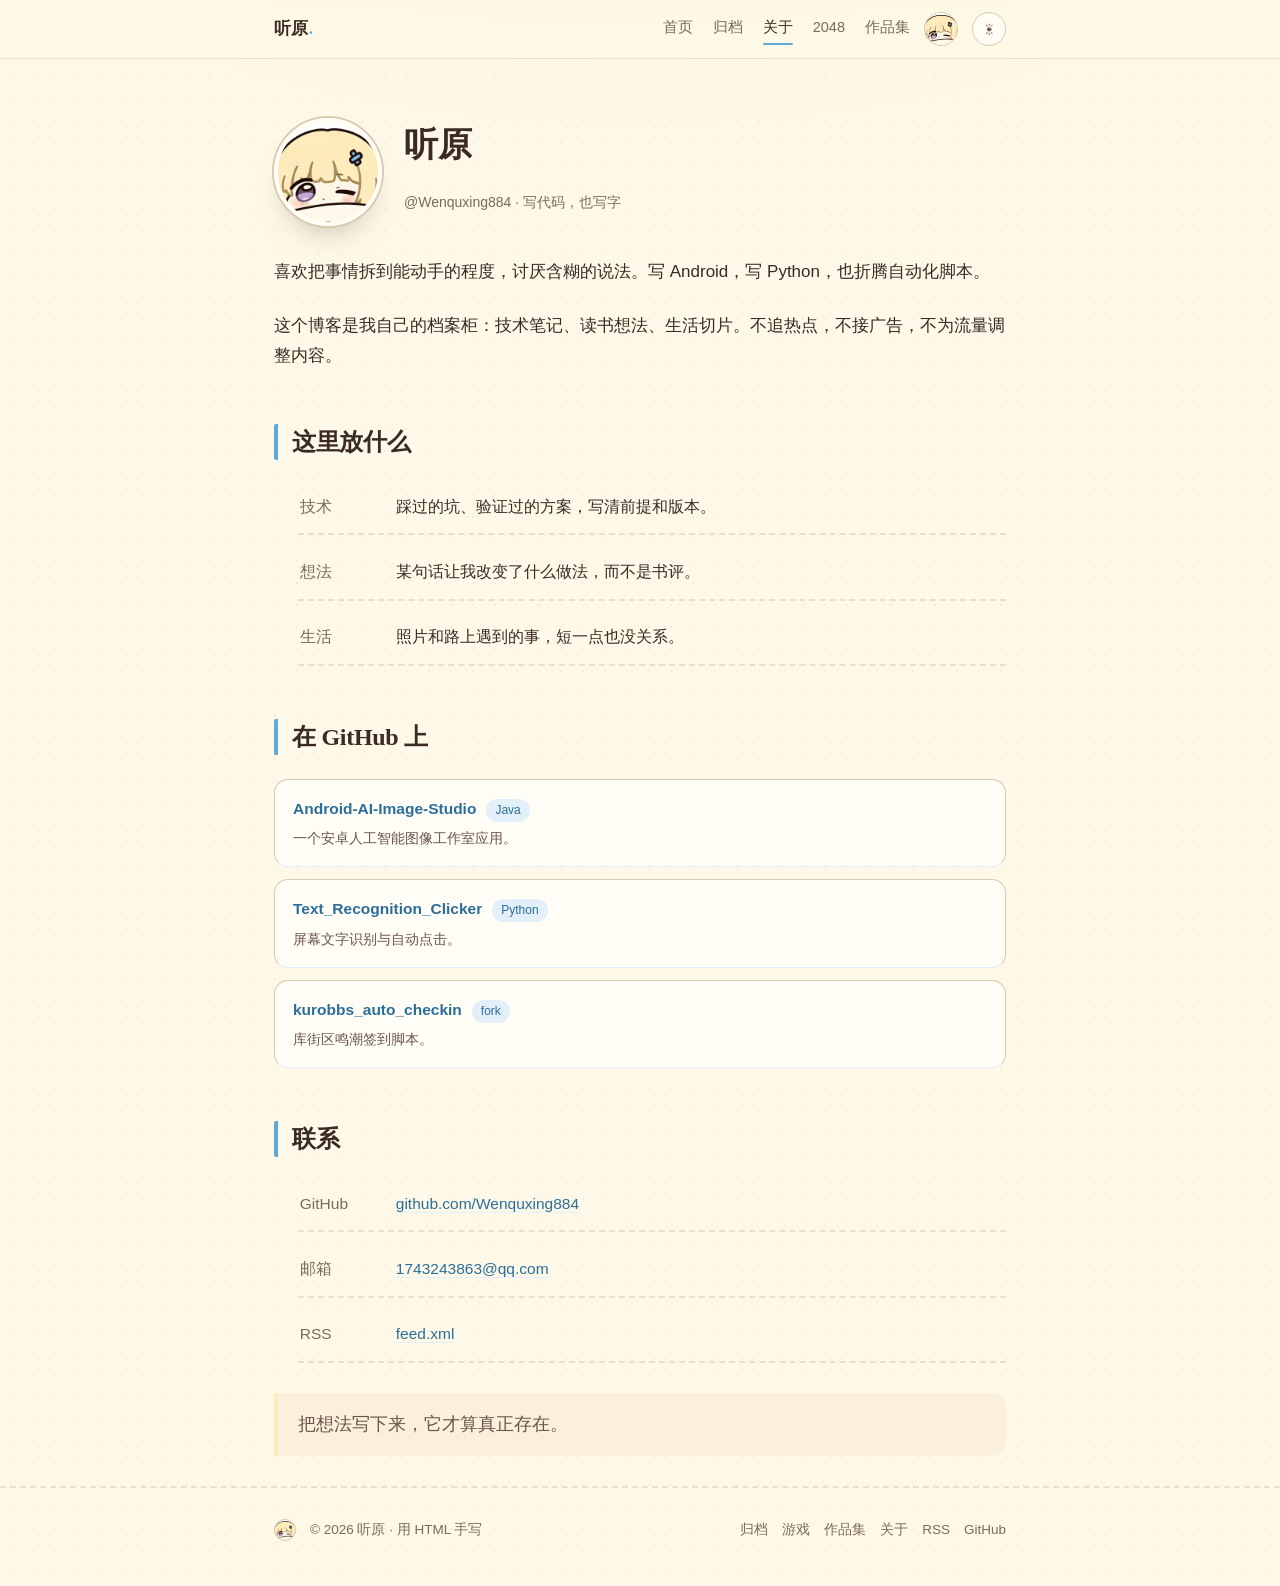
<file: about.html>
<!DOCTYPE html>
<html lang="zh-CN" data-theme="light">
<head>
<meta charset="UTF-8">
<meta name="viewport" content="width=device-width, initial-scale=1">
<meta name="theme-color" content="#FEF8E8" id="theme-color">
<meta name="author" content="听原">
<script>/* 首屏前应用主题，避免深色模式闪白 */
(function(){try{var t=localStorage.getItem('yg-blog-theme')||(window.matchMedia('(prefers-color-scheme: dark)').matches?'dark':'light');document.documentElement.setAttribute('data-theme',t);}catch(e){}})();
</script>
<title>关于 · 听原</title>
<meta name="description" content="听原是谁，在写什么，以及在 GitHub 上做了什么。">
<link rel="icon" href="assets/img/favicon.png" type="image/png">
<!-- Open Graph / 社交分享预览 -->
<meta property="og:type" content="website">
<meta property="og:site_name" content="听原的博客">
<meta property="og:title" content="关于 · 听原">
<meta property="og:description" content="听原是谁，在写什么，以及在 GitHub 上做了什么。">
<meta property="og:url" content="https://wqxapi.loc.cc/about.html">
<meta property="og:image" content="https://wqxapi.loc.cc/assets/img/og-cover.png">
<meta property="og:image:width" content="1200">
<meta property="og:image:height" content="630">
<meta property="og:image:alt" content="听原的博客 · 奶油底色上的手写博客封面">
<meta property="og:locale" content="zh_CN">
<meta name="twitter:card" content="summary_large_image">
<meta name="twitter:title" content="关于 · 听原">
<meta name="twitter:description" content="听原是谁，在写什么，以及在 GitHub 上做了什么。">
<meta name="twitter:image" content="https://wqxapi.loc.cc/assets/img/og-cover.png">
<link rel="alternate" type="application/rss+xml" title="听原的博客" href="https://wqxapi.loc.cc/feed.xml">
<link rel="canonical" href="https://wqxapi.loc.cc/about.html">
<link rel="stylesheet" href="assets/style.css">
</head>
<body>
<a class="skip-link" href="#main">跳到正文</a>
<div class="progress" aria-hidden="true"></div>

<nav class="nav">
  <div class="nav-inner">
    <a class="brand" href="index.html"><span class="brand-name">听原<i>.</i></span></a>
    <div class="nav-links">
      <a href="index.html">首页</a>
      <a href="archive.html">归档</a>
      <a href="about.html" aria-current="page">关于</a>
      <a href="games/phoebe-2048/">2048</a>
      <a href="3d/">作品集</a>
    </div>
    <a class="nav-avatar" href="about.html" aria-label="关于我">
      <img src="assets/img/avatar.webp" alt="" width="34" height="34">
    </a>
    <button class="theme-btn" type="button" aria-label="切换主题">☀</button>
  </div>
</nav>

<main class="wrap" id="main">
  <header class="about-head">
    <img class="hero-avatar" src="assets/img/avatar.webp"
         alt="Q 版金发女孩从印着小熊的米色被子里探出头，露出紫色大眼睛和脸颊腮红，头上别着蓝色十字发夹"
         width="108" height="108">
    <div>
      <h1>听原</h1>
      <p class="handle">
        <a href="https://github.com/Wenquxing884" target="_blank" rel="noopener">@Wenquxing884</a>
        · 写代码，也写字
      </p>
    </div>
  </header>

  <article class="prose">
    <p>喜欢把事情拆到能动手的程度，讨厌含糊的说法。写 Android，写 Python，也折腾自动化脚本。</p>

    <p>这个博客是我自己的档案柜：技术笔记、读书想法、生活切片。不追热点，不接广告，不为流量调整内容。</p>

    <h2>这里放什么</h2>

    <ul class="about-list">
      <li><span class="k">技术</span><span>踩过的坑、验证过的方案，写清前提和版本。</span></li>
      <li><span class="k">想法</span><span>某句话让我改变了什么做法，而不是书评。</span></li>
      <li><span class="k">生活</span><span>照片和路上遇到的事，短一点也没关系。</span></li>
    </ul>

    <h2>在 GitHub 上</h2>

    <div class="repo-list">
      <a class="repo" href="https://github.com/Wenquxing884/Android-AI-Image-Studio" target="_blank" rel="noopener">
        <div class="repo-top">
          <span class="name">Android-AI-Image-Studio</span>
          <span class="lang">Java</span>
        </div>
        <p class="desc">一个安卓人工智能图像工作室应用。</p>
      </a>

      <a class="repo" href="https://github.com/Wenquxing884/Text_Recognition_Clicker" target="_blank" rel="noopener">
        <div class="repo-top">
          <span class="name">Text_Recognition_Clicker</span>
          <span class="lang">Python</span>
        </div>
        <p class="desc">屏幕文字识别与自动点击。</p>
      </a>

      <a class="repo" href="https://github.com/Wenquxing884/kurobbs_auto_checkin" target="_blank" rel="noopener">
        <div class="repo-top">
          <span class="name">kurobbs_auto_checkin</span>
          <span class="lang">fork</span>
        </div>
        <p class="desc">库街区鸣潮签到脚本。</p>
      </a>
    </div>

    <h2>联系</h2>

    <ul class="about-list">
      <li><span class="k">GitHub</span><span><a href="https://github.com/Wenquxing884" target="_blank" rel="noopener">github.com/Wenquxing884</a></span></li>
      <li><span class="k">邮箱</span><span><a href="mailto:1743243863@qq.com">1743243863@qq.com</a></span></li>
      <li><span class="k">RSS</span><span><a href="feed.xml">feed.xml</a></span></li>
    </ul>

    <blockquote>
      <p>把想法写下来，它才算真正存在。</p>
    </blockquote>
  </article>
</main>

<footer>
  <div class="foot-inner">
    <img class="foot-avatar" src="assets/img/avatar.webp" alt="" width="22" height="22" loading="lazy" decoding="async">
    <span>© 2026 听原 · 用 HTML 手写</span>
    <span class="spacer"></span>
    <a href="archive.html">归档</a>
    <a href="games/phoebe-2048/">游戏</a>
    <a href="3d/">作品集</a>
    <a href="about.html">关于</a>
    <a href="feed.xml">RSS</a>
    <a href="https://github.com/Wenquxing884" target="_blank" rel="noopener">GitHub</a>
  </div>
</footer>

<button class="to-top" type="button" aria-label="回到顶部">↑</button>
<script src="assets/main.js"></script>
</body>
</html>
</file>
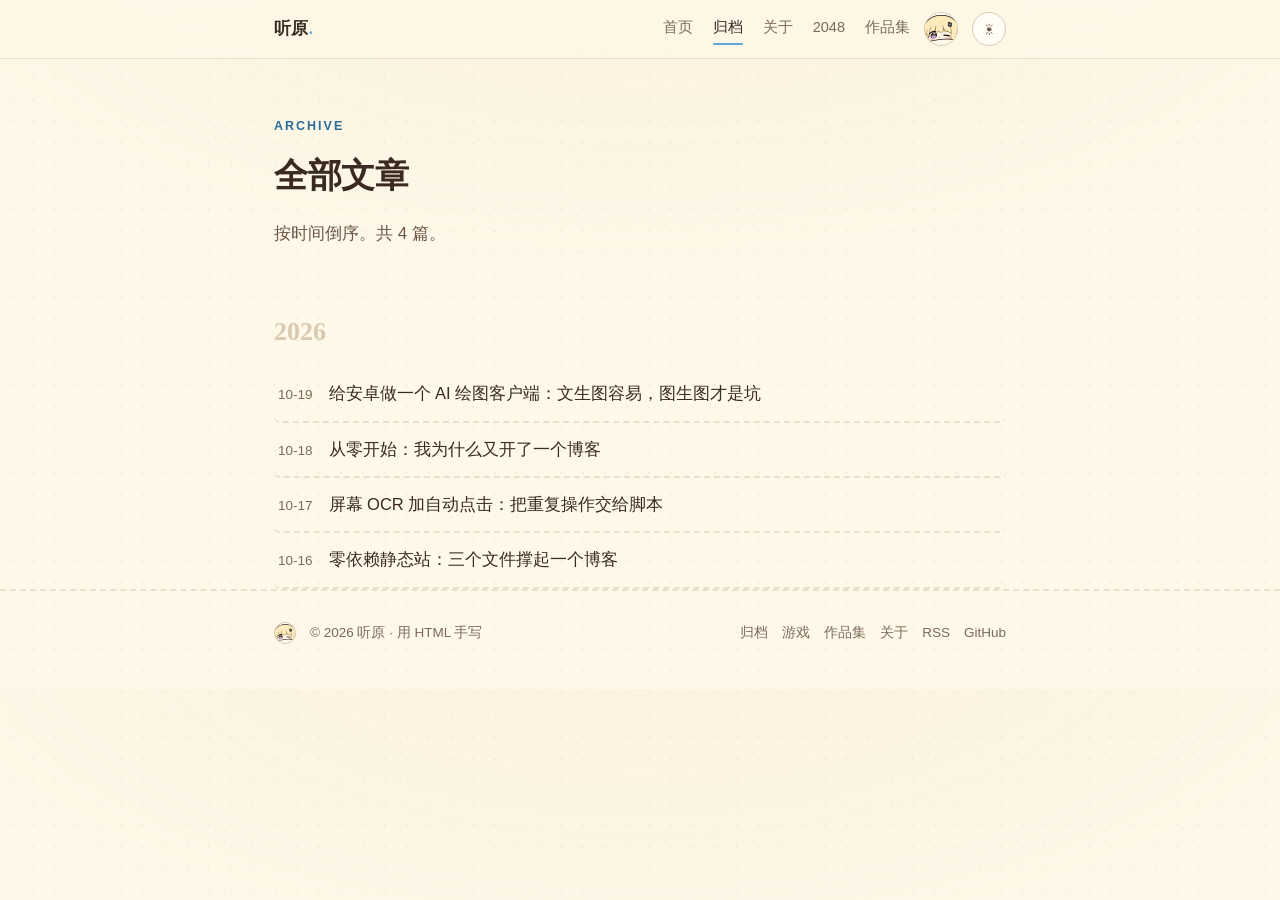
<file: archive.html>
<!DOCTYPE html>
<html lang="zh-CN" data-theme="light">
<head>
<meta charset="UTF-8">
<meta name="viewport" content="width=device-width, initial-scale=1">
<meta name="theme-color" content="#FEF8E8" id="theme-color">
<meta name="author" content="听原">
<script>/* 首屏前应用主题，避免深色模式闪白 */
(function(){try{var t=localStorage.getItem('yg-blog-theme')||(window.matchMedia('(prefers-color-scheme: dark)').matches?'dark':'light');document.documentElement.setAttribute('data-theme',t);}catch(e){}})();
</script>
<title>归档 · 听原</title>
<link rel="icon" href="assets/img/favicon.png" type="image/png">
<!-- Open Graph / 社交分享预览 -->
<meta property="og:type" content="website">
<meta property="og:site_name" content="听原的博客">
<meta property="og:title" content="归档 · 听原">
<meta property="og:description" content="写 Android、Python 与自动化，也写想明白的道理。">
<meta property="og:url" content="https://wqxapi.loc.cc/archive.html">
<meta property="og:image" content="https://wqxapi.loc.cc/assets/img/og-cover.png">
<meta property="og:image:width" content="1200">
<meta property="og:image:height" content="630">
<meta property="og:image:alt" content="听原的博客 · 奶油底色上的手写博客封面">
<meta property="og:locale" content="zh_CN">
<meta name="twitter:card" content="summary_large_image">
<meta name="twitter:title" content="归档 · 听原">
<meta name="twitter:description" content="写 Android、Python 与自动化，也写想明白的道理。">
<meta name="twitter:image" content="https://wqxapi.loc.cc/assets/img/og-cover.png">
<link rel="alternate" type="application/rss+xml" title="听原的博客" href="https://wqxapi.loc.cc/feed.xml">
<link rel="canonical" href="https://wqxapi.loc.cc/archive.html">
<link rel="stylesheet" href="assets/style.css">
</head>
<body>
<a class="skip-link" href="#main">跳到正文</a>
<div class="progress" aria-hidden="true"></div>

<nav class="nav">
  <div class="nav-inner">
    <a class="brand" href="index.html"><span class="brand-name">听原<i>.</i></span></a>
    <div class="nav-links">
      <a href="index.html">首页</a>
      <a href="archive.html" aria-current="page">归档</a>
      <a href="about.html">关于</a>
      <a href="games/phoebe-2048/">2048</a>
      <a href="3d/">作品集</a>
    </div>
    <a class="nav-avatar" href="about.html" aria-label="关于我">
      <img src="assets/img/avatar.webp" alt="" width="34" height="34">
    </a>
    <button class="theme-btn" type="button" aria-label="切换主题">☀</button>
  </div>
</nav>

<main class="wrap" id="main">
  <header class="hero" style="padding: 56px 0 10px;">
    <p class="eyebrow">Archive</p>
    <h1 style="font-size: clamp(26px, 4.4vw, 34px);">全部文章</h1>
    <p class="lede" style="margin-bottom: 8px;">按时间倒序。共 4 篇。</p>
  </header>

  <h2 class="year">2026</h2>

  <div class="archive-item">
    <time datetime="2026-10-19">10-19</time>
    <a href="posts/android-ai-image-studio.html">给安卓做一个 AI 绘图客户端：文生图容易，图生图才是坑</a>
    <span class="arrow">→</span>
  </div>
  <div class="archive-item">
    <time datetime="2026-10-18">10-18</time>
    <a href="posts/hello-world.html">从零开始：我为什么又开了一个博客</a>
    <span class="arrow">→</span>
  </div>
  <div class="archive-item">
    <time datetime="2026-10-17">10-17</time>
    <a href="posts/text-recognition-clicker.html">屏幕 OCR 加自动点击：把重复操作交给脚本</a>
    <span class="arrow">→</span>
  </div>
  <div class="archive-item">
    <time datetime="2026-10-16">10-16</time>
    <a href="posts/build-with-zero-deps.html">零依赖静态站：三个文件撑起一个博客</a>
    <span class="arrow">→</span>
  </div>
</main>

<footer>
  <div class="foot-inner">
    <img class="foot-avatar" src="assets/img/avatar.webp" alt="" width="22" height="22" loading="lazy" decoding="async">
    <span>© 2026 听原 · 用 HTML 手写</span>
    <span class="spacer"></span>
    <a href="archive.html">归档</a>
    <a href="games/phoebe-2048/">游戏</a>
    <a href="3d/">作品集</a>
    <a href="about.html">关于</a>
    <a href="feed.xml">RSS</a>
    <a href="https://github.com/Wenquxing884" target="_blank" rel="noopener">GitHub</a>
  </div>
</footer>

<button class="to-top" type="button" aria-label="回到顶部">↑</button>
<script src="assets/main.js"></script>
</body>
</html>
</file>
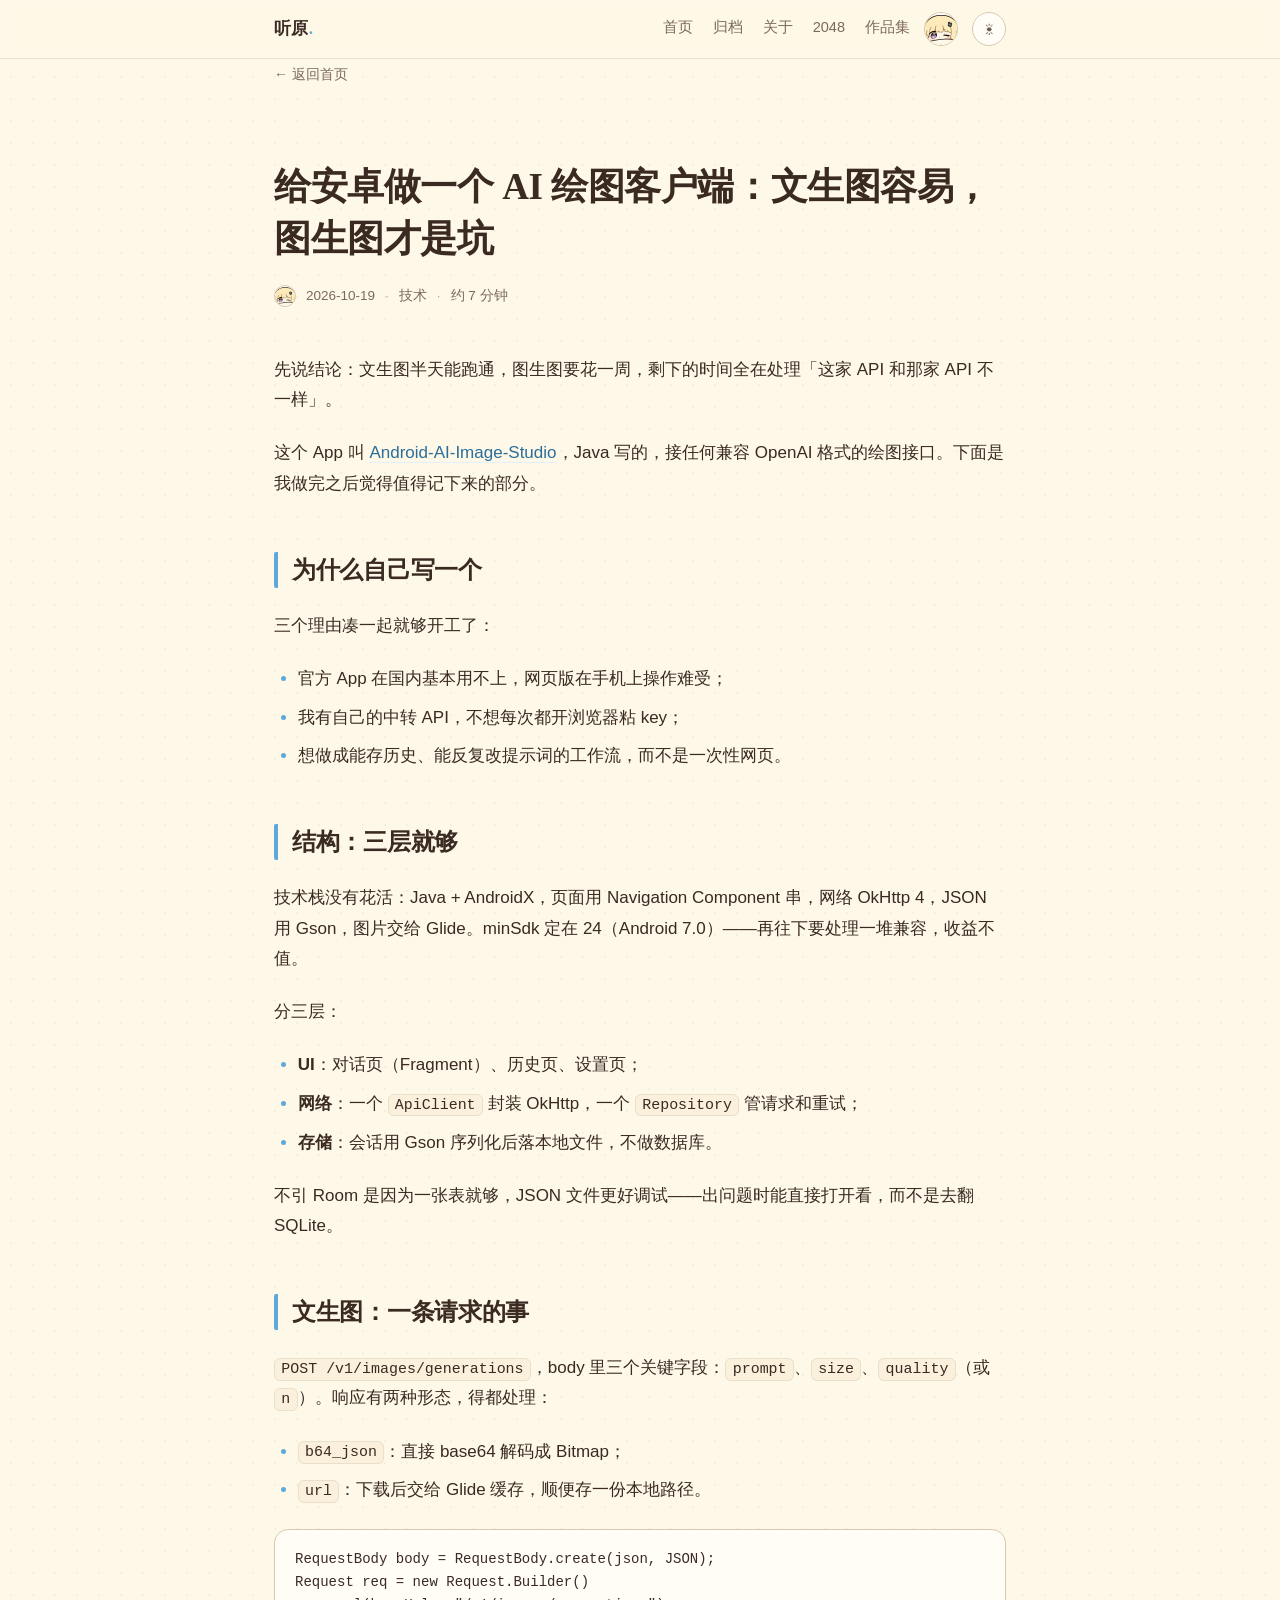
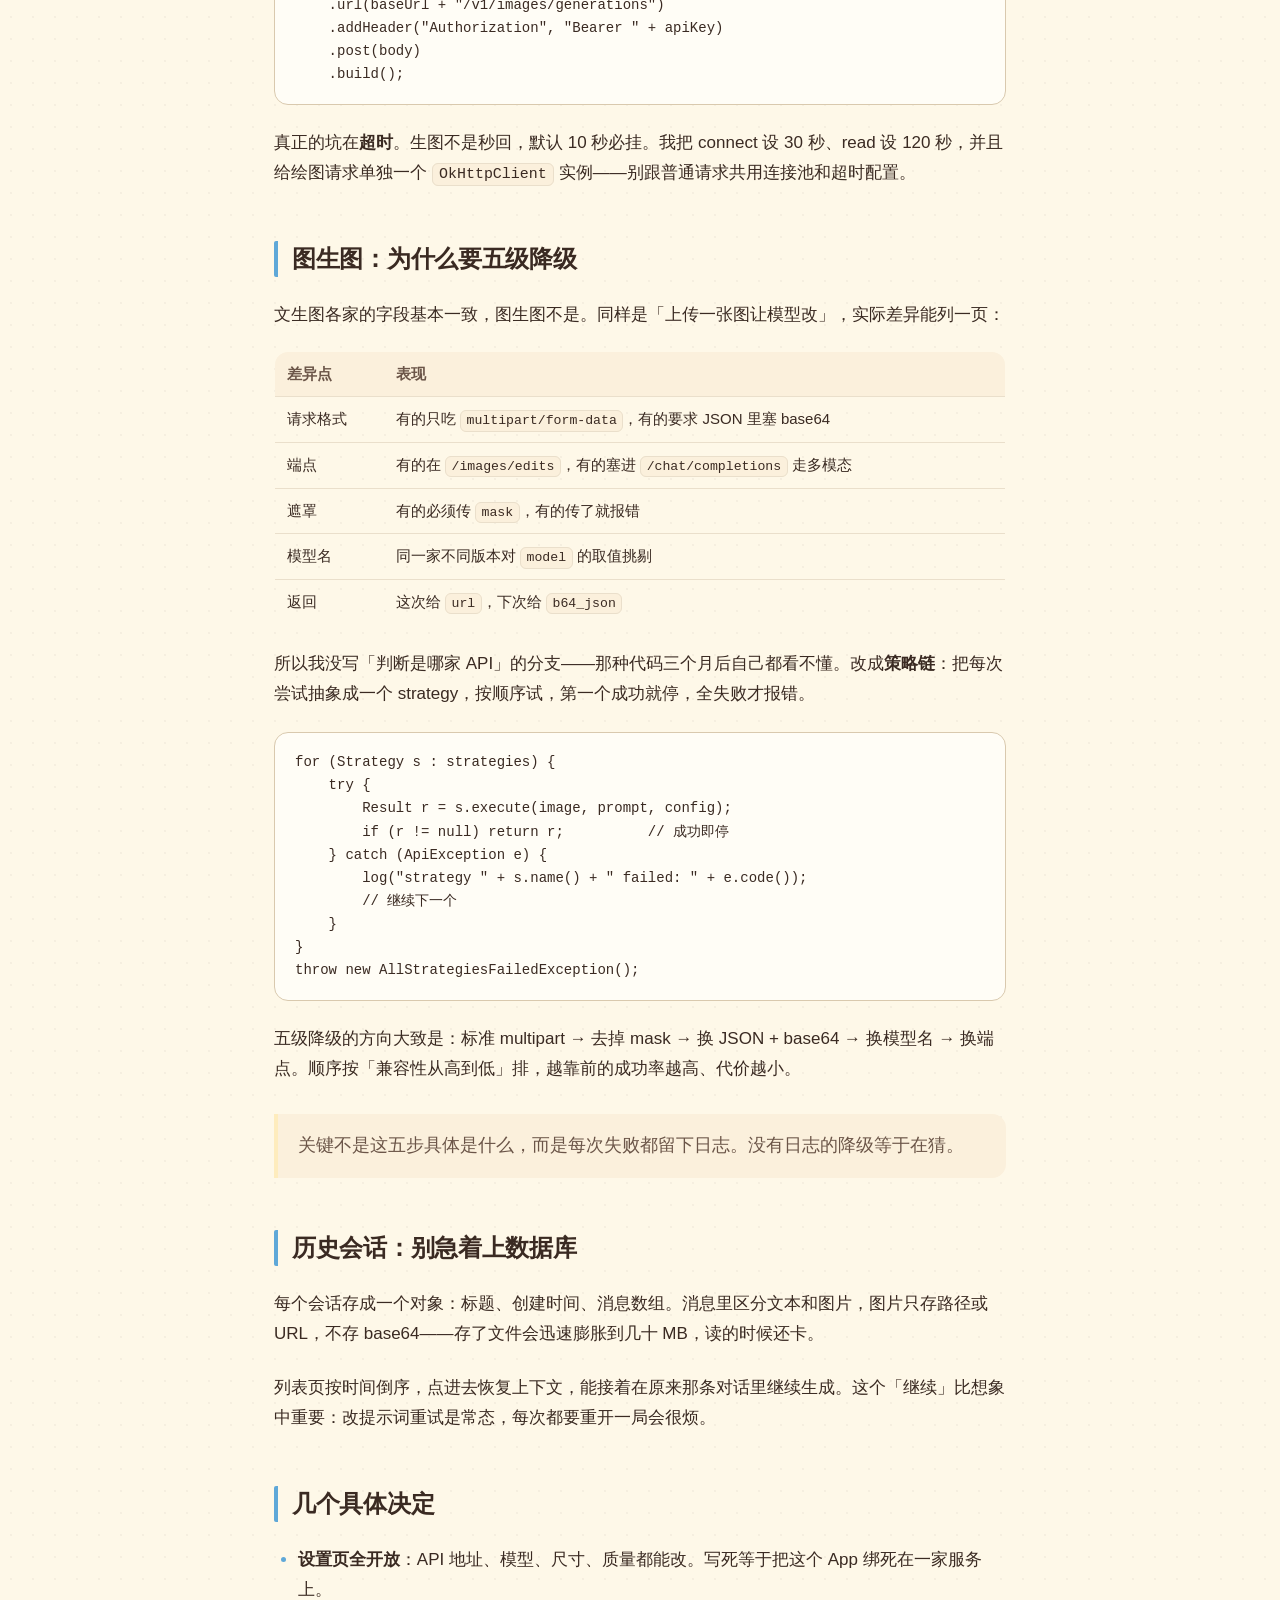
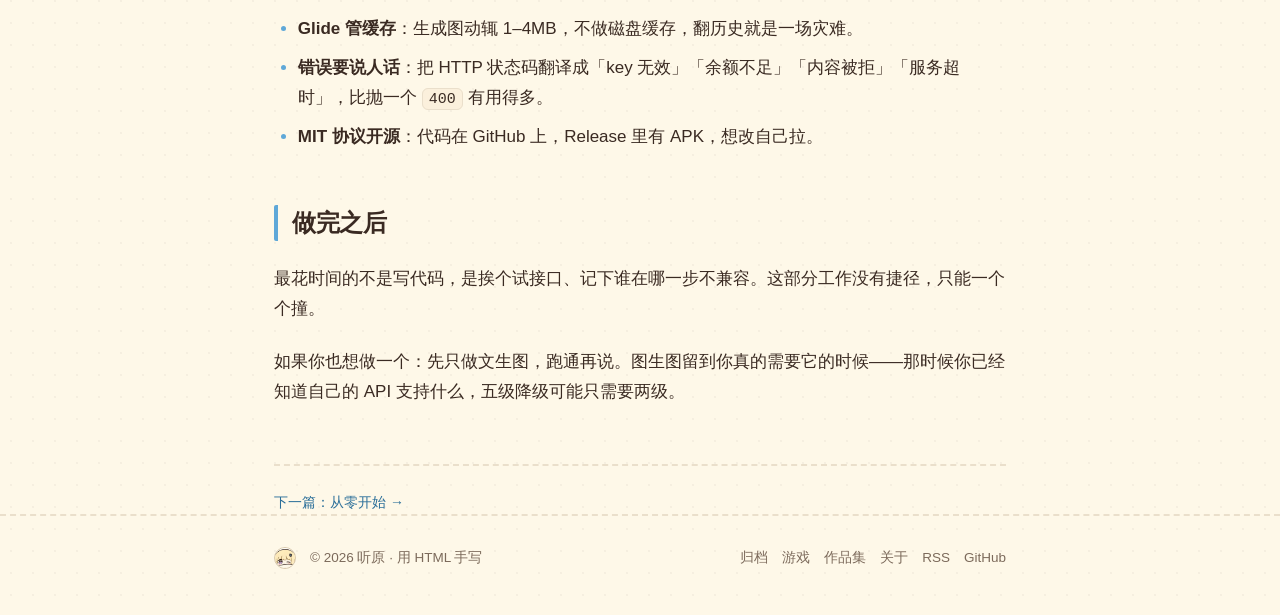
<file: posts/android-ai-image-studio.html>
<!DOCTYPE html>
<html lang="zh-CN" data-theme="light">
<head>
<meta charset="UTF-8">
<meta name="viewport" content="width=device-width, initial-scale=1">
<meta name="theme-color" content="#FEF8E8" id="theme-color">
<meta name="author" content="听原">
<script>/* 首屏前应用主题，避免深色模式闪白 */
(function(){try{var t=localStorage.getItem('yg-blog-theme')||(window.matchMedia('(prefers-color-scheme: dark)').matches?'dark':'light');document.documentElement.setAttribute('data-theme',t);}catch(e){}})();
</script>
<title>给安卓做一个 AI 绘图客户端：文生图容易，图生图才是坑 · 听原</title>
<meta name="description" content="用 Java 写一个安卓 AI 绘图客户端，文生图半天跑通，图生图靠五级降级策略才稳住。">
<!-- Open Graph / 社交分享预览 -->
<meta property="og:type" content="article">
<meta property="og:site_name" content="听原的博客">
<meta property="og:title" content="给安卓做一个 AI 绘图客户端：文生图容易，图生图才是坑 · 听原">
<meta property="og:description" content="用 Java 写一个安卓 AI 绘图客户端，文生图半天跑通，图生图靠五级降级策略才稳住。">
<meta property="og:url" content="https://wqxapi.loc.cc/posts/android-ai-image-studio.html">
<meta property="og:image" content="https://wqxapi.loc.cc/assets/img/og-cover.png">
<meta property="og:image:width" content="1200">
<meta property="og:image:height" content="630">
<meta property="og:image:alt" content="听原的博客 · 奶油底色上的手写博客封面">
<meta property="og:locale" content="zh_CN">
<meta name="twitter:card" content="summary_large_image">
<meta name="twitter:title" content="给安卓做一个 AI 绘图客户端：文生图容易，图生图才是坑 · 听原">
<meta name="twitter:description" content="用 Java 写一个安卓 AI 绘图客户端，文生图半天跑通，图生图靠五级降级策略才稳住。">
<meta name="twitter:image" content="https://wqxapi.loc.cc/assets/img/og-cover.png">
<link rel="alternate" type="application/rss+xml" title="听原的博客" href="https://wqxapi.loc.cc/feed.xml">
<link rel="canonical" href="https://wqxapi.loc.cc/posts/android-ai-image-studio.html">
<link rel="stylesheet" href="../assets/style.css">
<script type="application/ld+json">
{
  "@context": "https://schema.org",
  "@type": "BlogPosting",
  "headline": "给安卓做一个 AI 绘图客户端：文生图容易，图生图才是坑",
  "description": "用 Java 写一个安卓 AI 绘图客户端，文生图半天跑通，图生图靠五级降级策略才稳住。",
  "datePublished": "2026-10-19",
  "dateModified": "2026-10-19",
  "inLanguage": "zh-CN",
  "image": "https://wqxapi.loc.cc/assets/img/og-cover.png",
  "mainEntityOfPage": {
    "@type": "WebPage",
    "@id": "https://wqxapi.loc.cc/posts/android-ai-image-studio.html"
  },
  "author": {
    "@type": "Person",
    "name": "听原",
    "url": "https://github.com/Wenquxing884"
  },
  "publisher": {
    "@type": "Person",
    "name": "听原",
    "url": "https://github.com/Wenquxing884"
  },
  "isPartOf": {
    "@type": "Blog",
    "name": "听原的博客",
    "url": "https://wqxapi.loc.cc/"
  }
}
</script>
</head>
<body>
<a class="skip-link" href="#main">跳到正文</a>
<div class="progress" aria-hidden="true"></div>

<nav class="nav">
  <div class="nav-inner">
    <a class="brand" href="../index.html"><span class="brand-name">听原<i>.</i></span></a>
    <div class="nav-links">
      <a href="../index.html">首页</a>
      <a href="../archive.html">归档</a>
      <a href="../about.html">关于</a>
      <a href="../games/phoebe-2048/">2048</a>
      <a href="../3d/">作品集</a>
    </div>
    <a class="nav-avatar" href="../about.html" aria-label="关于我">
      <img src="../assets/img/avatar.webp" alt="" width="34" height="34">
    </a>
    <button class="theme-btn" type="button" aria-label="切换主题">☀</button>
  </div>
</nav>

<main class="wrap" id="main">
  <a class="back" href="../index.html">← 返回首页</a>

  <header class="article-head">
    <h1>给安卓做一个 AI 绘图客户端：文生图容易，图生图才是坑</h1>
    <div class="article-meta">
      <img src="../assets/img/avatar.webp" alt="" width="22" height="22">
      <time datetime="2026-10-19">2026-10-19</time>
      <span class="dot">·</span><span>技术</span>
      <span class="dot">·</span><span>约 7 分钟</span>
    </div>
  </header>

  <article class="prose">
    <p>先说结论：文生图半天能跑通，图生图要花一周，剩下的时间全在处理「这家 API 和那家 API 不一样」。</p>

    <p>这个 App 叫 <a href="https://github.com/Wenquxing884/Android-AI-Image-Studio" target="_blank" rel="noopener">Android-AI-Image-Studio</a>，Java 写的，接任何兼容 OpenAI 格式的绘图接口。下面是我做完之后觉得值得记下来的部分。</p>

    <h2>为什么自己写一个</h2>

    <p>三个理由凑一起就够开工了：</p>

    <ul>
      <li>官方 App 在国内基本用不上，网页版在手机上操作难受；</li>
      <li>我有自己的中转 API，不想每次都开浏览器粘 key；</li>
      <li>想做成能存历史、能反复改提示词的工作流，而不是一次性网页。</li>
    </ul>

    <h2>结构：三层就够</h2>

    <p>技术栈没有花活：Java + AndroidX，页面用 Navigation Component 串，网络 OkHttp 4，JSON 用 Gson，图片交给 Glide。minSdk 定在 24（Android 7.0）——再往下要处理一堆兼容，收益不值。</p>

    <p>分三层：</p>

    <ul>
      <li><strong>UI</strong>：对话页（Fragment）、历史页、设置页；</li>
      <li><strong>网络</strong>：一个 <code>ApiClient</code> 封装 OkHttp，一个 <code>Repository</code> 管请求和重试；</li>
      <li><strong>存储</strong>：会话用 Gson 序列化后落本地文件，不做数据库。</li>
    </ul>

    <p>不引 Room 是因为一张表就够，JSON 文件更好调试——出问题时能直接打开看，而不是去翻 SQLite。</p>

    <h2>文生图：一条请求的事</h2>

    <p><code>POST /v1/images/generations</code>，body 里三个关键字段：<code>prompt</code>、<code>size</code>、<code>quality</code>（或 <code>n</code>）。响应有两种形态，得都处理：</p>

    <ul>
      <li><code>b64_json</code>：直接 base64 解码成 Bitmap；</li>
      <li><code>url</code>：下载后交给 Glide 缓存，顺便存一份本地路径。</li>
    </ul>

    <pre><code>RequestBody body = RequestBody.create(json, JSON);
Request req = new Request.Builder()
    .url(baseUrl + "/v1/images/generations")
    .addHeader("Authorization", "Bearer " + apiKey)
    .post(body)
    .build();</code></pre>

    <p>真正的坑在<strong>超时</strong>。生图不是秒回，默认 10 秒必挂。我把 connect 设 30 秒、read 设 120 秒，并且给绘图请求单独一个 <code>OkHttpClient</code> 实例——别跟普通请求共用连接池和超时配置。</p>

    <h2>图生图：为什么要五级降级</h2>

    <p>文生图各家的字段基本一致，图生图不是。同样是「上传一张图让模型改」，实际差异能列一页：</p>

    <table>
      <thead><tr><th>差异点</th><th>表现</th></tr></thead>
      <tbody>
        <tr><td>请求格式</td><td>有的只吃 <code>multipart/form-data</code>，有的要求 JSON 里塞 base64</td></tr>
        <tr><td>端点</td><td>有的在 <code>/images/edits</code>，有的塞进 <code>/chat/completions</code> 走多模态</td></tr>
        <tr><td>遮罩</td><td>有的必须传 <code>mask</code>，有的传了就报错</td></tr>
        <tr><td>模型名</td><td>同一家不同版本对 <code>model</code> 的取值挑剔</td></tr>
        <tr><td>返回</td><td>这次给 <code>url</code>，下次给 <code>b64_json</code></td></tr>
      </tbody>
    </table>

    <p>所以我没写「判断是哪家 API」的分支——那种代码三个月后自己都看不懂。改成<strong>策略链</strong>：把每次尝试抽象成一个 strategy，按顺序试，第一个成功就停，全失败才报错。</p>

    <pre><code>for (Strategy s : strategies) {
    try {
        Result r = s.execute(image, prompt, config);
        if (r != null) return r;          // 成功即停
    } catch (ApiException e) {
        log("strategy " + s.name() + " failed: " + e.code());
        // 继续下一个
    }
}
throw new AllStrategiesFailedException();</code></pre>

    <p>五级降级的方向大致是：标准 multipart → 去掉 mask → 换 JSON + base64 → 换模型名 → 换端点。顺序按「兼容性从高到低」排，越靠前的成功率越高、代价越小。</p>

    <blockquote>
      <p>关键不是这五步具体是什么，而是每次失败都留下日志。没有日志的降级等于在猜。</p>
    </blockquote>

    <h2>历史会话：别急着上数据库</h2>

    <p>每个会话存成一个对象：标题、创建时间、消息数组。消息里区分文本和图片，图片只存路径或 URL，不存 base64——存了文件会迅速膨胀到几十 MB，读的时候还卡。</p>

    <p>列表页按时间倒序，点进去恢复上下文，能接着在原来那条对话里继续生成。这个「继续」比想象中重要：改提示词重试是常态，每次都要重开一局会很烦。</p>

    <h2>几个具体决定</h2>

    <ul>
      <li><strong>设置页全开放</strong>：API 地址、模型、尺寸、质量都能改。写死等于把这个 App 绑死在一家服务上。</li>
      <li><strong>Glide 管缓存</strong>：生成图动辄 1–4MB，不做磁盘缓存，翻历史就是一场灾难。</li>
      <li><strong>错误要说人话</strong>：把 HTTP 状态码翻译成「key 无效」「余额不足」「内容被拒」「服务超时」，比抛一个 <code>400</code> 有用得多。</li>
      <li><strong>MIT 协议开源</strong>：代码在 GitHub 上，Release 里有 APK，想改自己拉。</li>
    </ul>

    <h2>做完之后</h2>

    <p>最花时间的不是写代码，是挨个试接口、记下谁在哪一步不兼容。这部分工作没有捷径，只能一个个撞。</p>

    <p>如果你也想做一个：先只做文生图，跑通再说。图生图留到你真的需要它的时候——那时候你已经知道自己的 API 支持什么，五级降级可能只需要两级。</p>
  </article>

  <div class="article-foot">
    <a href="hello-world.html">下一篇：从零开始 →</a>
  </div>
</main>

<footer>
  <div class="foot-inner">
    <img class="foot-avatar" src="../assets/img/avatar.webp" alt="" width="22" height="22" loading="lazy" decoding="async">
    <span>© 2026 听原 · 用 HTML 手写</span>
    <span class="spacer"></span>
    <a href="../archive.html">归档</a>
    <a href="../games/phoebe-2048/">游戏</a>
    <a href="../3d/">作品集</a>
    <a href="../about.html">关于</a>
    <a href="../feed.xml">RSS</a>
    <a href="https://github.com/Wenquxing884" target="_blank" rel="noopener">GitHub</a>
  </div>
</footer>

<button class="to-top" type="button" aria-label="回到顶部">↑</button>
<script src="../assets/main.js"></script>
</body>
</html>
</file>
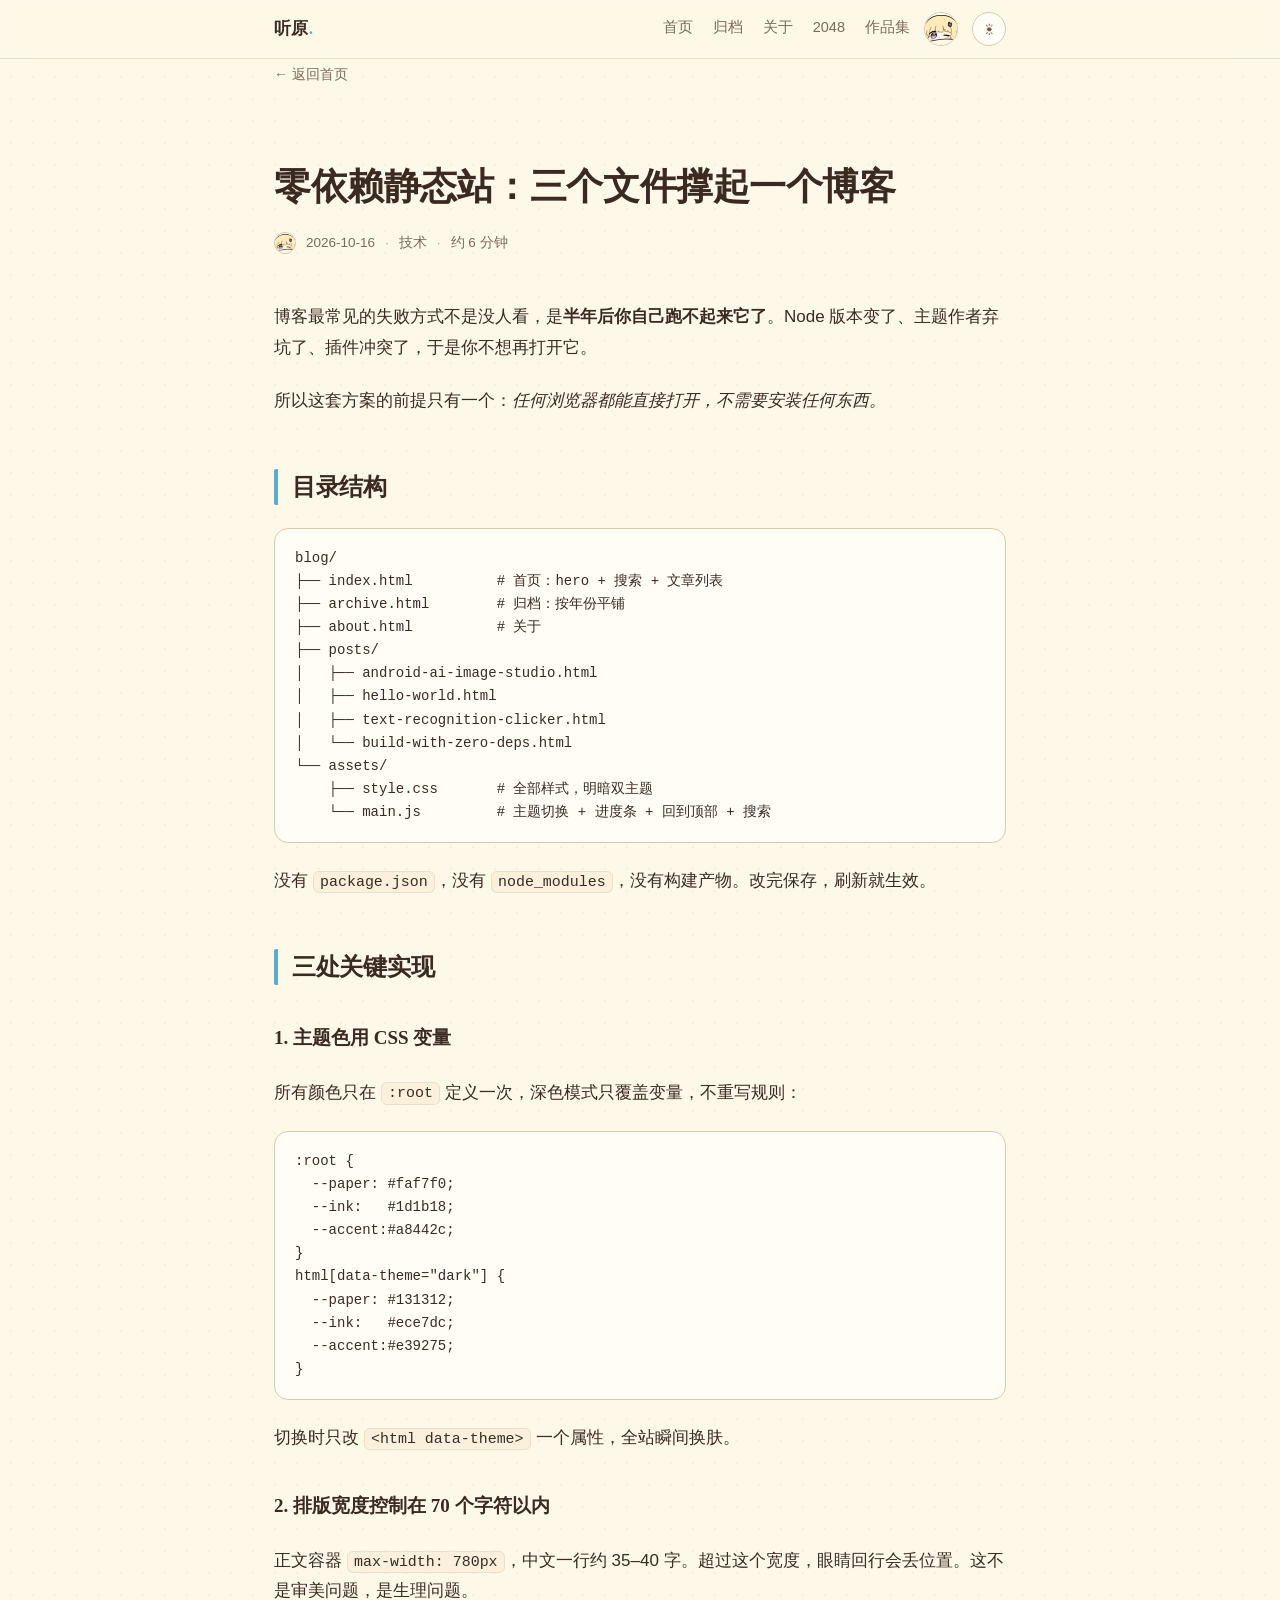
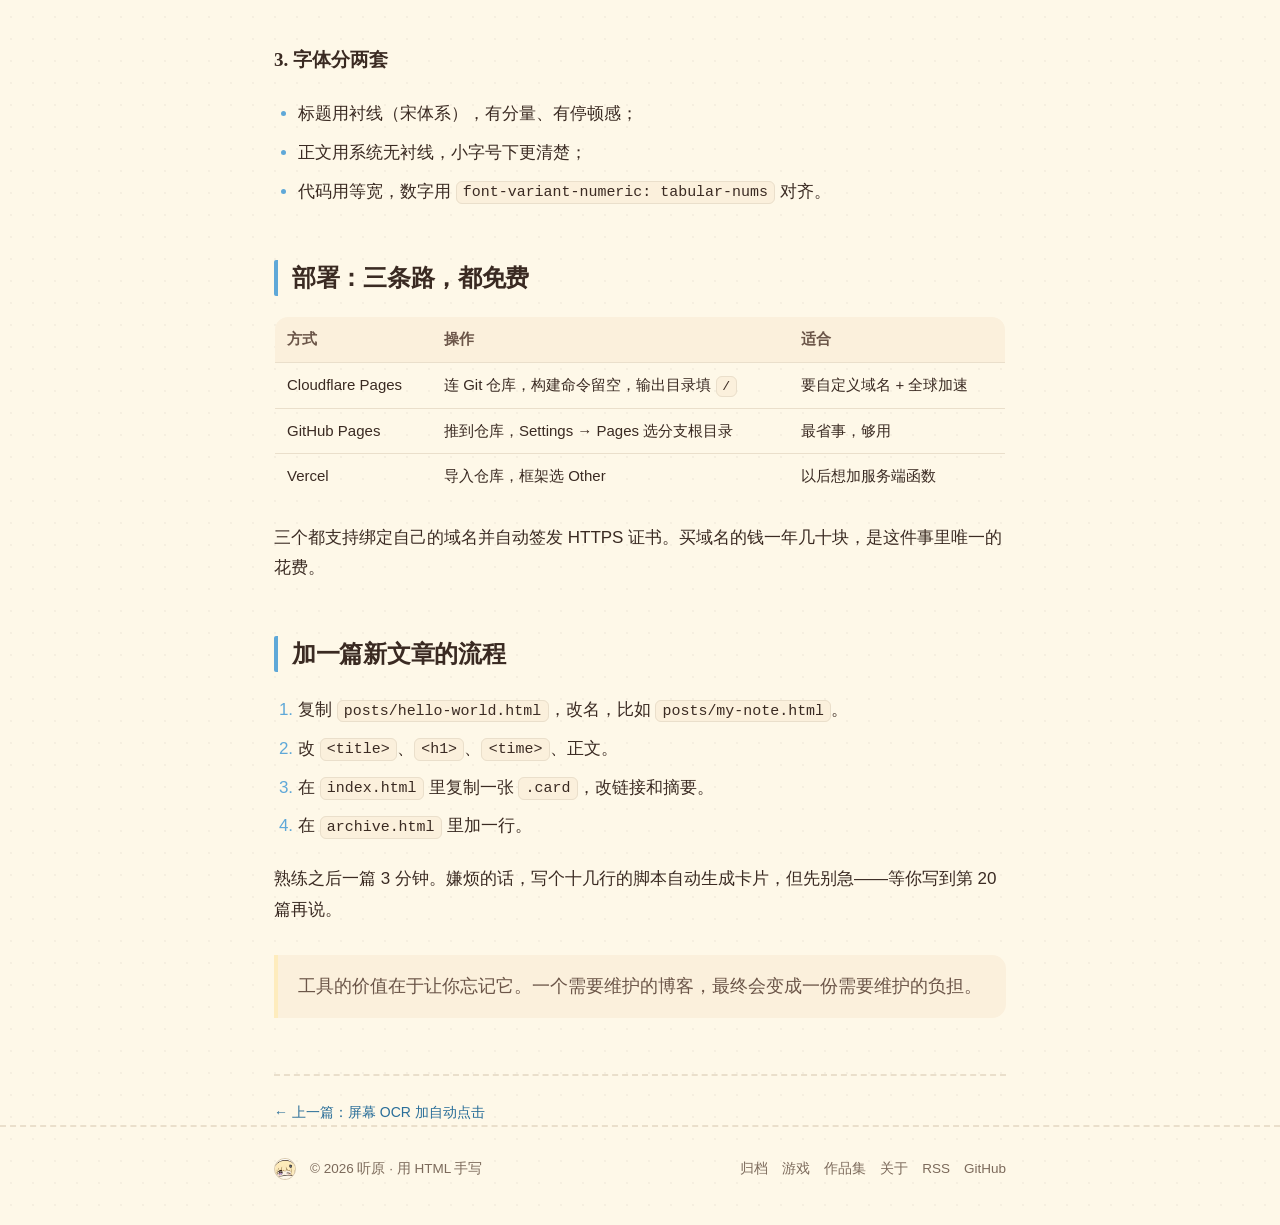
<file: posts/build-with-zero-deps.html>
<!DOCTYPE html>
<html lang="zh-CN" data-theme="light">
<head>
<meta charset="UTF-8">
<meta name="viewport" content="width=device-width, initial-scale=1">
<meta name="theme-color" content="#FEF8E8" id="theme-color">
<meta name="author" content="听原">
<script>/* 首屏前应用主题，避免深色模式闪白 */
(function(){try{var t=localStorage.getItem('yg-blog-theme')||(window.matchMedia('(prefers-color-scheme: dark)').matches?'dark':'light');document.documentElement.setAttribute('data-theme',t);}catch(e){}})();
</script>
<title>零依赖静态站：三个文件撑起一个博客 · 听原</title>
<meta name="description" content="不装 Node、不跑构建，用三个文件做一个能活十年的博客。">
<!-- Open Graph / 社交分享预览 -->
<meta property="og:type" content="article">
<meta property="og:site_name" content="听原的博客">
<meta property="og:title" content="零依赖静态站：三个文件撑起一个博客 · 听原">
<meta property="og:description" content="不装 Node、不跑构建，用三个文件做一个能活十年的博客。">
<meta property="og:url" content="https://wqxapi.loc.cc/posts/build-with-zero-deps.html">
<meta property="og:image" content="https://wqxapi.loc.cc/assets/img/og-cover.png">
<meta property="og:image:width" content="1200">
<meta property="og:image:height" content="630">
<meta property="og:image:alt" content="听原的博客 · 奶油底色上的手写博客封面">
<meta property="og:locale" content="zh_CN">
<meta name="twitter:card" content="summary_large_image">
<meta name="twitter:title" content="零依赖静态站：三个文件撑起一个博客 · 听原">
<meta name="twitter:description" content="不装 Node、不跑构建，用三个文件做一个能活十年的博客。">
<meta name="twitter:image" content="https://wqxapi.loc.cc/assets/img/og-cover.png">
<link rel="alternate" type="application/rss+xml" title="听原的博客" href="https://wqxapi.loc.cc/feed.xml">
<link rel="canonical" href="https://wqxapi.loc.cc/posts/build-with-zero-deps.html">
<link rel="stylesheet" href="../assets/style.css">
<script type="application/ld+json">
{
  "@context": "https://schema.org",
  "@type": "BlogPosting",
  "headline": "零依赖静态站：三个文件撑起一个博客",
  "description": "不装 Node、不跑构建，用三个文件做一个能活十年的博客。",
  "datePublished": "2026-10-16",
  "dateModified": "2026-10-16",
  "inLanguage": "zh-CN",
  "image": "https://wqxapi.loc.cc/assets/img/og-cover.png",
  "mainEntityOfPage": {
    "@type": "WebPage",
    "@id": "https://wqxapi.loc.cc/posts/build-with-zero-deps.html"
  },
  "author": {
    "@type": "Person",
    "name": "听原",
    "url": "https://github.com/Wenquxing884"
  },
  "publisher": {
    "@type": "Person",
    "name": "听原",
    "url": "https://github.com/Wenquxing884"
  },
  "isPartOf": {
    "@type": "Blog",
    "name": "听原的博客",
    "url": "https://wqxapi.loc.cc/"
  }
}
</script>
</head>
<body>
<a class="skip-link" href="#main">跳到正文</a>
<div class="progress" aria-hidden="true"></div>

<nav class="nav">
  <div class="nav-inner">
    <a class="brand" href="../index.html"><span class="brand-name">听原<i>.</i></span></a>
    <div class="nav-links">
      <a href="../index.html">首页</a>
      <a href="../archive.html">归档</a>
      <a href="../about.html">关于</a>
      <a href="../games/phoebe-2048/">2048</a>
      <a href="../3d/">作品集</a>
    </div>
    <a class="nav-avatar" href="../about.html" aria-label="关于我">
      <img src="../assets/img/avatar.webp" alt="" width="34" height="34">
    </a>
    <button class="theme-btn" type="button" aria-label="切换主题">☀</button>
  </div>
</nav>

<main class="wrap" id="main">
  <a class="back" href="../index.html">← 返回首页</a>

  <header class="article-head">
    <h1>零依赖静态站：三个文件撑起一个博客</h1>
    <div class="article-meta">
      <img src="../assets/img/avatar.webp" alt="" width="22" height="22">
      <time datetime="2026-10-16">2026-10-16</time>
      <span class="dot">·</span><span>技术</span>
      <span class="dot">·</span><span>约 6 分钟</span>
    </div>
  </header>

  <article class="prose">
    <p>博客最常见的失败方式不是没人看，是<strong>半年后你自己跑不起来它了</strong>。Node 版本变了、主题作者弃坑了、插件冲突了，于是你不想再打开它。</p>

    <p>所以这套方案的前提只有一个：<em>任何浏览器都能直接打开，不需要安装任何东西。</em></p>

    <h2>目录结构</h2>

    <pre><code>blog/
├── index.html          # 首页：hero + 搜索 + 文章列表
├── archive.html        # 归档：按年份平铺
├── about.html          # 关于
├── posts/
│   ├── android-ai-image-studio.html
│   ├── hello-world.html
│   ├── text-recognition-clicker.html
│   └── build-with-zero-deps.html
└── assets/
    ├── style.css       # 全部样式，明暗双主题
    └── main.js         # 主题切换 + 进度条 + 回到顶部 + 搜索</code></pre>

    <p>没有 <code>package.json</code>，没有 <code>node_modules</code>，没有构建产物。改完保存，刷新就生效。</p>

    <h2>三处关键实现</h2>

    <h3>1. 主题色用 CSS 变量</h3>

    <p>所有颜色只在 <code>:root</code> 定义一次，深色模式只覆盖变量，不重写规则：</p>

    <pre><code>:root {
  --paper: #faf7f0;
  --ink:   #1d1b18;
  --accent:#a8442c;
}
html[data-theme="dark"] {
  --paper: #131312;
  --ink:   #ece7dc;
  --accent:#e39275;
}</code></pre>

    <p>切换时只改 <code>&lt;html data-theme&gt;</code> 一个属性，全站瞬间换肤。</p>

    <h3>2. 排版宽度控制在 70 个字符以内</h3>

    <p>正文容器 <code>max-width: 780px</code>，中文一行约 35–40 字。超过这个宽度，眼睛回行会丢位置。这不是审美问题，是生理问题。</p>

    <h3>3. 字体分两套</h3>

    <ul>
      <li>标题用衬线（宋体系），有分量、有停顿感；</li>
      <li>正文用系统无衬线，小字号下更清楚；</li>
      <li>代码用等宽，数字用 <code>font-variant-numeric: tabular-nums</code> 对齐。</li>
    </ul>

    <h2>部署：三条路，都免费</h2>

    <table>
      <thead>
        <tr><th>方式</th><th>操作</th><th>适合</th></tr>
      </thead>
      <tbody>
        <tr><td>Cloudflare Pages</td><td>连 Git 仓库，构建命令留空，输出目录填 <code>/</code></td><td>要自定义域名 + 全球加速</td></tr>
        <tr><td>GitHub Pages</td><td>推到仓库，Settings → Pages 选分支根目录</td><td>最省事，够用</td></tr>
        <tr><td>Vercel</td><td>导入仓库，框架选 Other</td><td>以后想加服务端函数</td></tr>
      </tbody>
    </table>

    <p>三个都支持绑定自己的域名并自动签发 HTTPS 证书。买域名的钱一年几十块，是这件事里唯一的花费。</p>

    <h2>加一篇新文章的流程</h2>

    <ol>
      <li>复制 <code>posts/hello-world.html</code>，改名，比如 <code>posts/my-note.html</code>。</li>
      <li>改 <code>&lt;title&gt;</code>、<code>&lt;h1&gt;</code>、<code>&lt;time&gt;</code>、正文。</li>
      <li>在 <code>index.html</code> 里复制一张 <code>.card</code>，改链接和摘要。</li>
      <li>在 <code>archive.html</code> 里加一行。</li>
    </ol>

    <p>熟练之后一篇 3 分钟。嫌烦的话，写个十几行的脚本自动生成卡片，但先别急——等你写到第 20 篇再说。</p>

    <blockquote>
      <p>工具的价值在于让你忘记它。一个需要维护的博客，最终会变成一份需要维护的负担。</p>
    </blockquote>
  </article>

  <div class="article-foot">
    <a href="text-recognition-clicker.html">← 上一篇：屏幕 OCR 加自动点击</a>
  </div>
</main>

<footer>
  <div class="foot-inner">
    <img class="foot-avatar" src="../assets/img/avatar.webp" alt="" width="22" height="22" loading="lazy" decoding="async">
    <span>© 2026 听原 · 用 HTML 手写</span>
    <span class="spacer"></span>
    <a href="../archive.html">归档</a>
    <a href="../games/phoebe-2048/">游戏</a>
    <a href="../3d/">作品集</a>
    <a href="../about.html">关于</a>
    <a href="../feed.xml">RSS</a>
    <a href="https://github.com/Wenquxing884" target="_blank" rel="noopener">GitHub</a>
  </div>
</footer>

<button class="to-top" type="button" aria-label="回到顶部">↑</button>
<script src="../assets/main.js"></script>
</body>
</html>
</file>
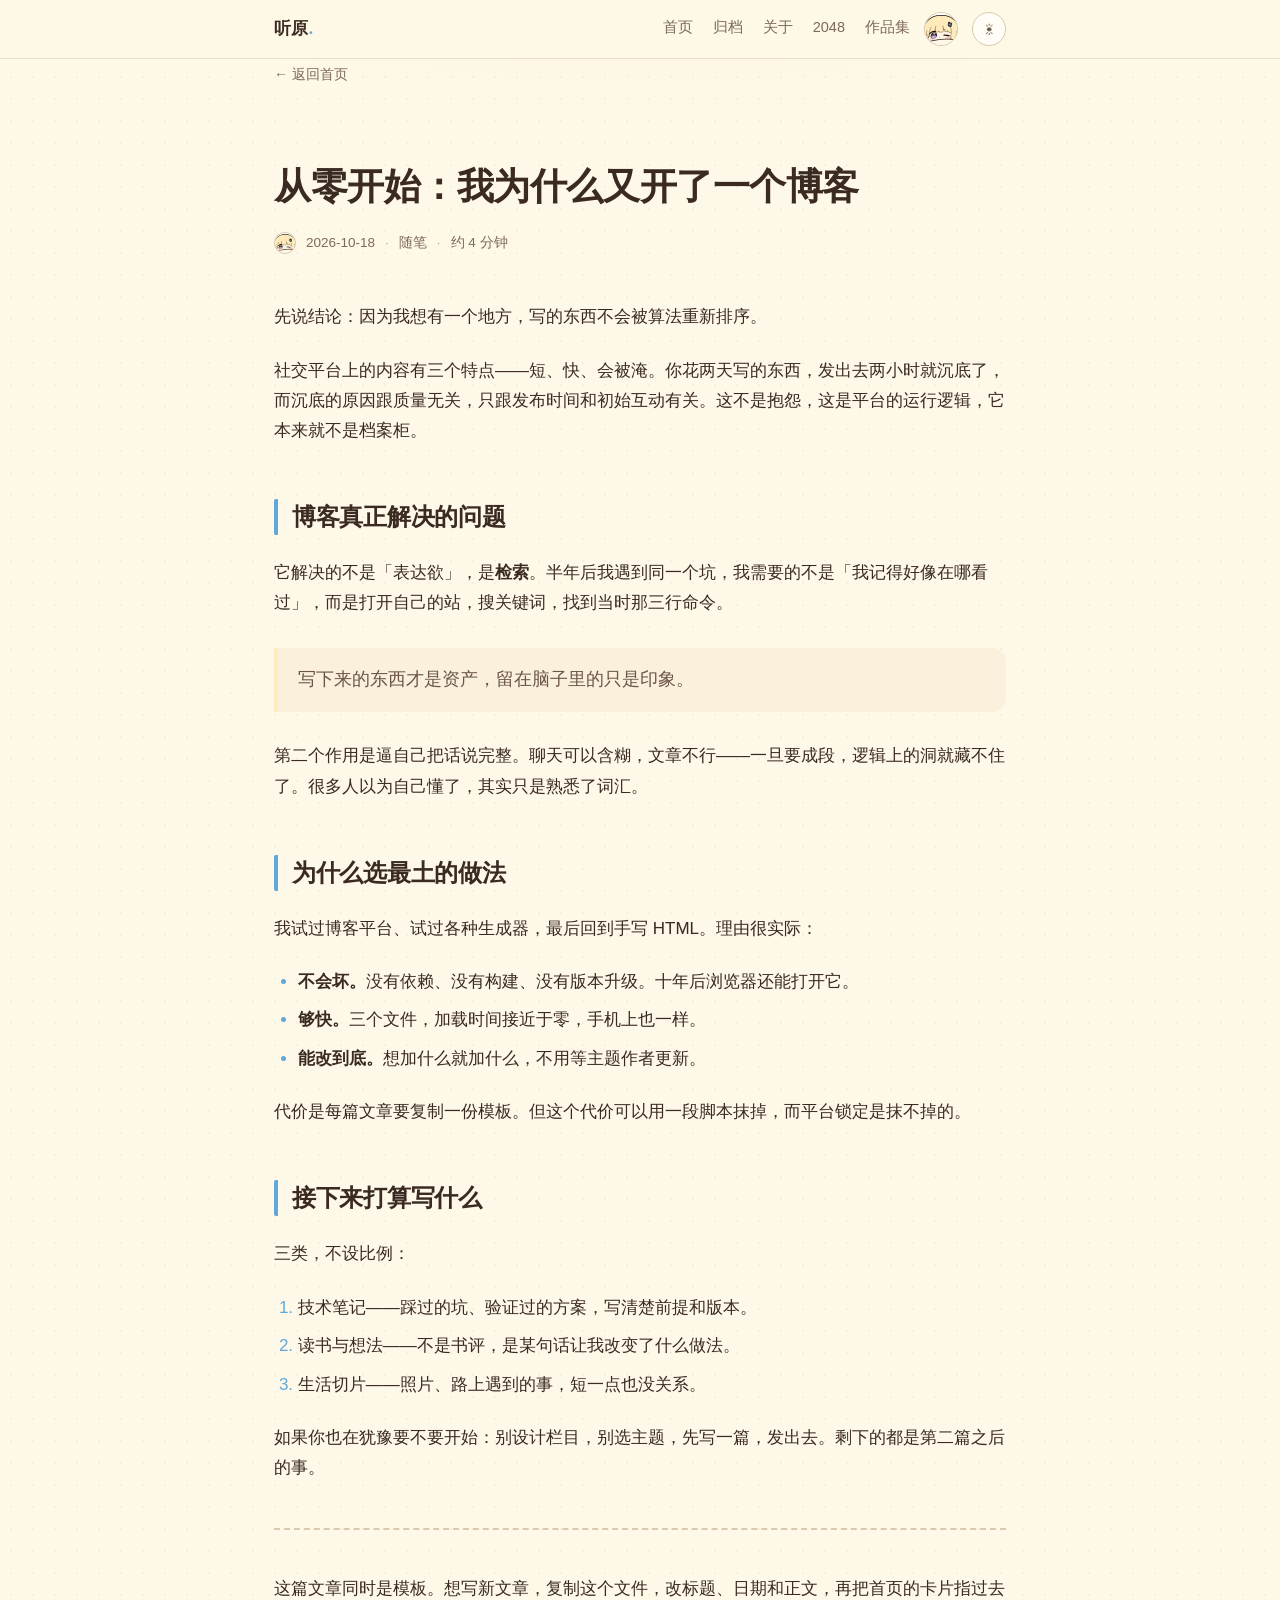
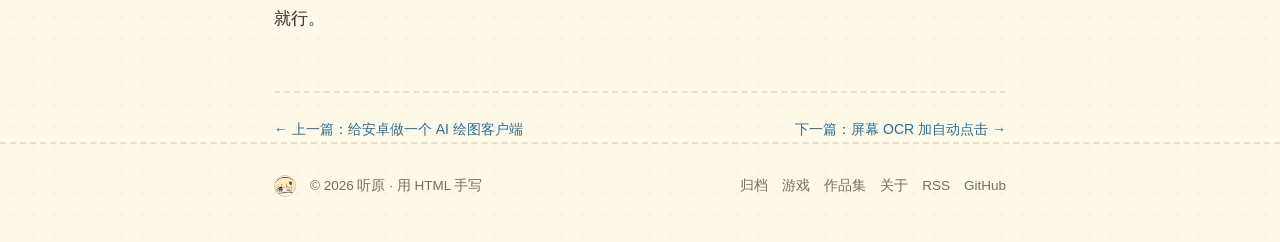
<file: posts/hello-world.html>
<!DOCTYPE html>
<html lang="zh-CN" data-theme="light">
<head>
<meta charset="UTF-8">
<meta name="viewport" content="width=device-width, initial-scale=1">
<meta name="theme-color" content="#FEF8E8" id="theme-color">
<meta name="author" content="听原">
<script>/* 首屏前应用主题，避免深色模式闪白 */
(function(){try{var t=localStorage.getItem('yg-blog-theme')||(window.matchMedia('(prefers-color-scheme: dark)').matches?'dark':'light');document.documentElement.setAttribute('data-theme',t);}catch(e){}})();
</script>
<title>从零开始：我为什么又开了一个博客 · 听原</title>
<meta name="description" content="为什么在短视频时代还值得拥有一个自己的博客。">
<!-- Open Graph / 社交分享预览 -->
<meta property="og:type" content="article">
<meta property="og:site_name" content="听原的博客">
<meta property="og:title" content="从零开始：我为什么又开了一个博客 · 听原">
<meta property="og:description" content="为什么在短视频时代还值得拥有一个自己的博客。">
<meta property="og:url" content="https://wqxapi.loc.cc/posts/hello-world.html">
<meta property="og:image" content="https://wqxapi.loc.cc/assets/img/og-cover.png">
<meta property="og:image:width" content="1200">
<meta property="og:image:height" content="630">
<meta property="og:image:alt" content="听原的博客 · 奶油底色上的手写博客封面">
<meta property="og:locale" content="zh_CN">
<meta name="twitter:card" content="summary_large_image">
<meta name="twitter:title" content="从零开始：我为什么又开了一个博客 · 听原">
<meta name="twitter:description" content="为什么在短视频时代还值得拥有一个自己的博客。">
<meta name="twitter:image" content="https://wqxapi.loc.cc/assets/img/og-cover.png">
<link rel="alternate" type="application/rss+xml" title="听原的博客" href="https://wqxapi.loc.cc/feed.xml">
<link rel="canonical" href="https://wqxapi.loc.cc/posts/hello-world.html">
<link rel="stylesheet" href="../assets/style.css">
<script type="application/ld+json">
{
  "@context": "https://schema.org",
  "@type": "BlogPosting",
  "headline": "从零开始：我为什么又开了一个博客",
  "description": "为什么在短视频时代还值得拥有一个自己的博客。",
  "datePublished": "2026-10-18",
  "dateModified": "2026-10-18",
  "inLanguage": "zh-CN",
  "image": "https://wqxapi.loc.cc/assets/img/og-cover.png",
  "mainEntityOfPage": {
    "@type": "WebPage",
    "@id": "https://wqxapi.loc.cc/posts/hello-world.html"
  },
  "author": {
    "@type": "Person",
    "name": "听原",
    "url": "https://github.com/Wenquxing884"
  },
  "publisher": {
    "@type": "Person",
    "name": "听原",
    "url": "https://github.com/Wenquxing884"
  },
  "isPartOf": {
    "@type": "Blog",
    "name": "听原的博客",
    "url": "https://wqxapi.loc.cc/"
  }
}
</script>
</head>
<body>
<a class="skip-link" href="#main">跳到正文</a>
<div class="progress" aria-hidden="true"></div>

<nav class="nav">
  <div class="nav-inner">
    <a class="brand" href="../index.html"><span class="brand-name">听原<i>.</i></span></a>
    <div class="nav-links">
      <a href="../index.html">首页</a>
      <a href="../archive.html">归档</a>
      <a href="../about.html">关于</a>
      <a href="../games/phoebe-2048/">2048</a>
      <a href="../3d/">作品集</a>
    </div>
    <a class="nav-avatar" href="../about.html" aria-label="关于我">
      <img src="../assets/img/avatar.webp" alt="" width="34" height="34">
    </a>
    <button class="theme-btn" type="button" aria-label="切换主题">☀</button>
  </div>
</nav>

<main class="wrap" id="main">
  <a class="back" href="../index.html">← 返回首页</a>

  <header class="article-head">
    <h1>从零开始：我为什么又开了一个博客</h1>
    <div class="article-meta">
      <img src="../assets/img/avatar.webp" alt="" width="22" height="22">
      <time datetime="2026-10-18">2026-10-18</time>
      <span class="dot">·</span><span>随笔</span>
      <span class="dot">·</span><span>约 4 分钟</span>
    </div>
  </header>

  <article class="prose">
    <p>先说结论：因为我想有一个地方，写的东西不会被算法重新排序。</p>

    <p>社交平台上的内容有三个特点——短、快、会被淹。你花两天写的东西，发出去两小时就沉底了，而沉底的原因跟质量无关，只跟发布时间和初始互动有关。这不是抱怨，这是平台的运行逻辑，它本来就不是档案柜。</p>

    <h2>博客真正解决的问题</h2>

    <p>它解决的不是「表达欲」，是<strong>检索</strong>。半年后我遇到同一个坑，我需要的不是「我记得好像在哪看过」，而是打开自己的站，搜关键词，找到当时那三行命令。</p>

    <blockquote>
      <p>写下来的东西才是资产，留在脑子里的只是印象。</p>
    </blockquote>

    <p>第二个作用是逼自己把话说完整。聊天可以含糊，文章不行——一旦要成段，逻辑上的洞就藏不住了。很多人以为自己懂了，其实只是熟悉了词汇。</p>

    <h2>为什么选最土的做法</h2>

    <p>我试过博客平台、试过各种生成器，最后回到手写 HTML。理由很实际：</p>

    <ul>
      <li><strong>不会坏。</strong>没有依赖、没有构建、没有版本升级。十年后浏览器还能打开它。</li>
      <li><strong>够快。</strong>三个文件，加载时间接近于零，手机上也一样。</li>
      <li><strong>能改到底。</strong>想加什么就加什么，不用等主题作者更新。</li>
    </ul>

    <p>代价是每篇文章要复制一份模板。但这个代价可以用一段脚本抹掉，而平台锁定是抹不掉的。</p>

    <h2>接下来打算写什么</h2>

    <p>三类，不设比例：</p>

    <ol>
      <li>技术笔记——踩过的坑、验证过的方案，写清楚前提和版本。</li>
      <li>读书与想法——不是书评，是某句话让我改变了什么做法。</li>
      <li>生活切片——照片、路上遇到的事，短一点也没关系。</li>
    </ol>

    <p>如果你也在犹豫要不要开始：别设计栏目，别选主题，先写一篇，发出去。剩下的都是第二篇之后的事。</p>

    <hr>

    <p>这篇文章同时是模板。想写新文章，复制这个文件，改标题、日期和正文，再把首页的卡片指过去就行。</p>
  </article>

  <div class="article-foot">
    <a href="android-ai-image-studio.html">← 上一篇：给安卓做一个 AI 绘图客户端</a>
    <span class="spacer"></span>
    <a href="text-recognition-clicker.html">下一篇：屏幕 OCR 加自动点击 →</a>
  </div>
</main>

<footer>
  <div class="foot-inner">
    <img class="foot-avatar" src="../assets/img/avatar.webp" alt="" width="22" height="22" loading="lazy" decoding="async">
    <span>© 2026 听原 · 用 HTML 手写</span>
    <span class="spacer"></span>
    <a href="../archive.html">归档</a>
    <a href="../games/phoebe-2048/">游戏</a>
    <a href="../3d/">作品集</a>
    <a href="../about.html">关于</a>
    <a href="../feed.xml">RSS</a>
    <a href="https://github.com/Wenquxing884" target="_blank" rel="noopener">GitHub</a>
  </div>
</footer>

<button class="to-top" type="button" aria-label="回到顶部">↑</button>
<script src="../assets/main.js"></script>
</body>
</html>
</file>
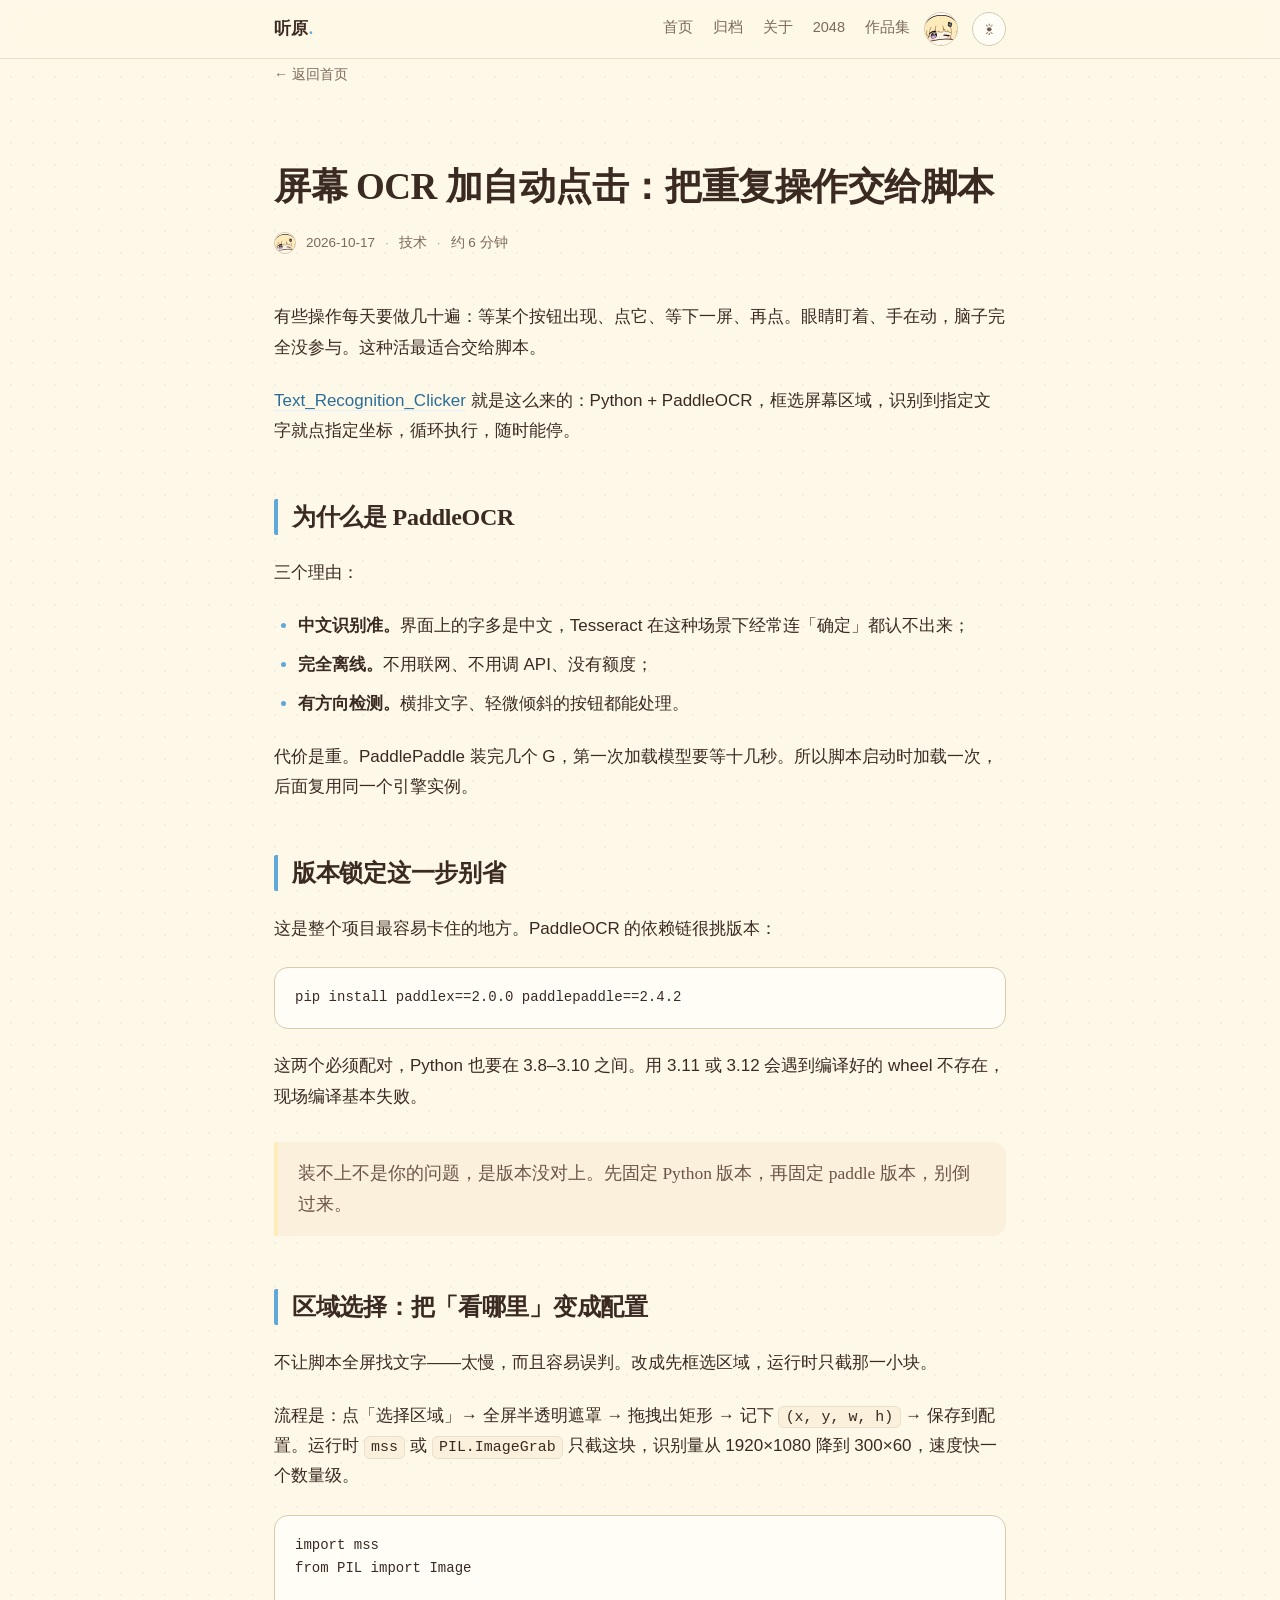
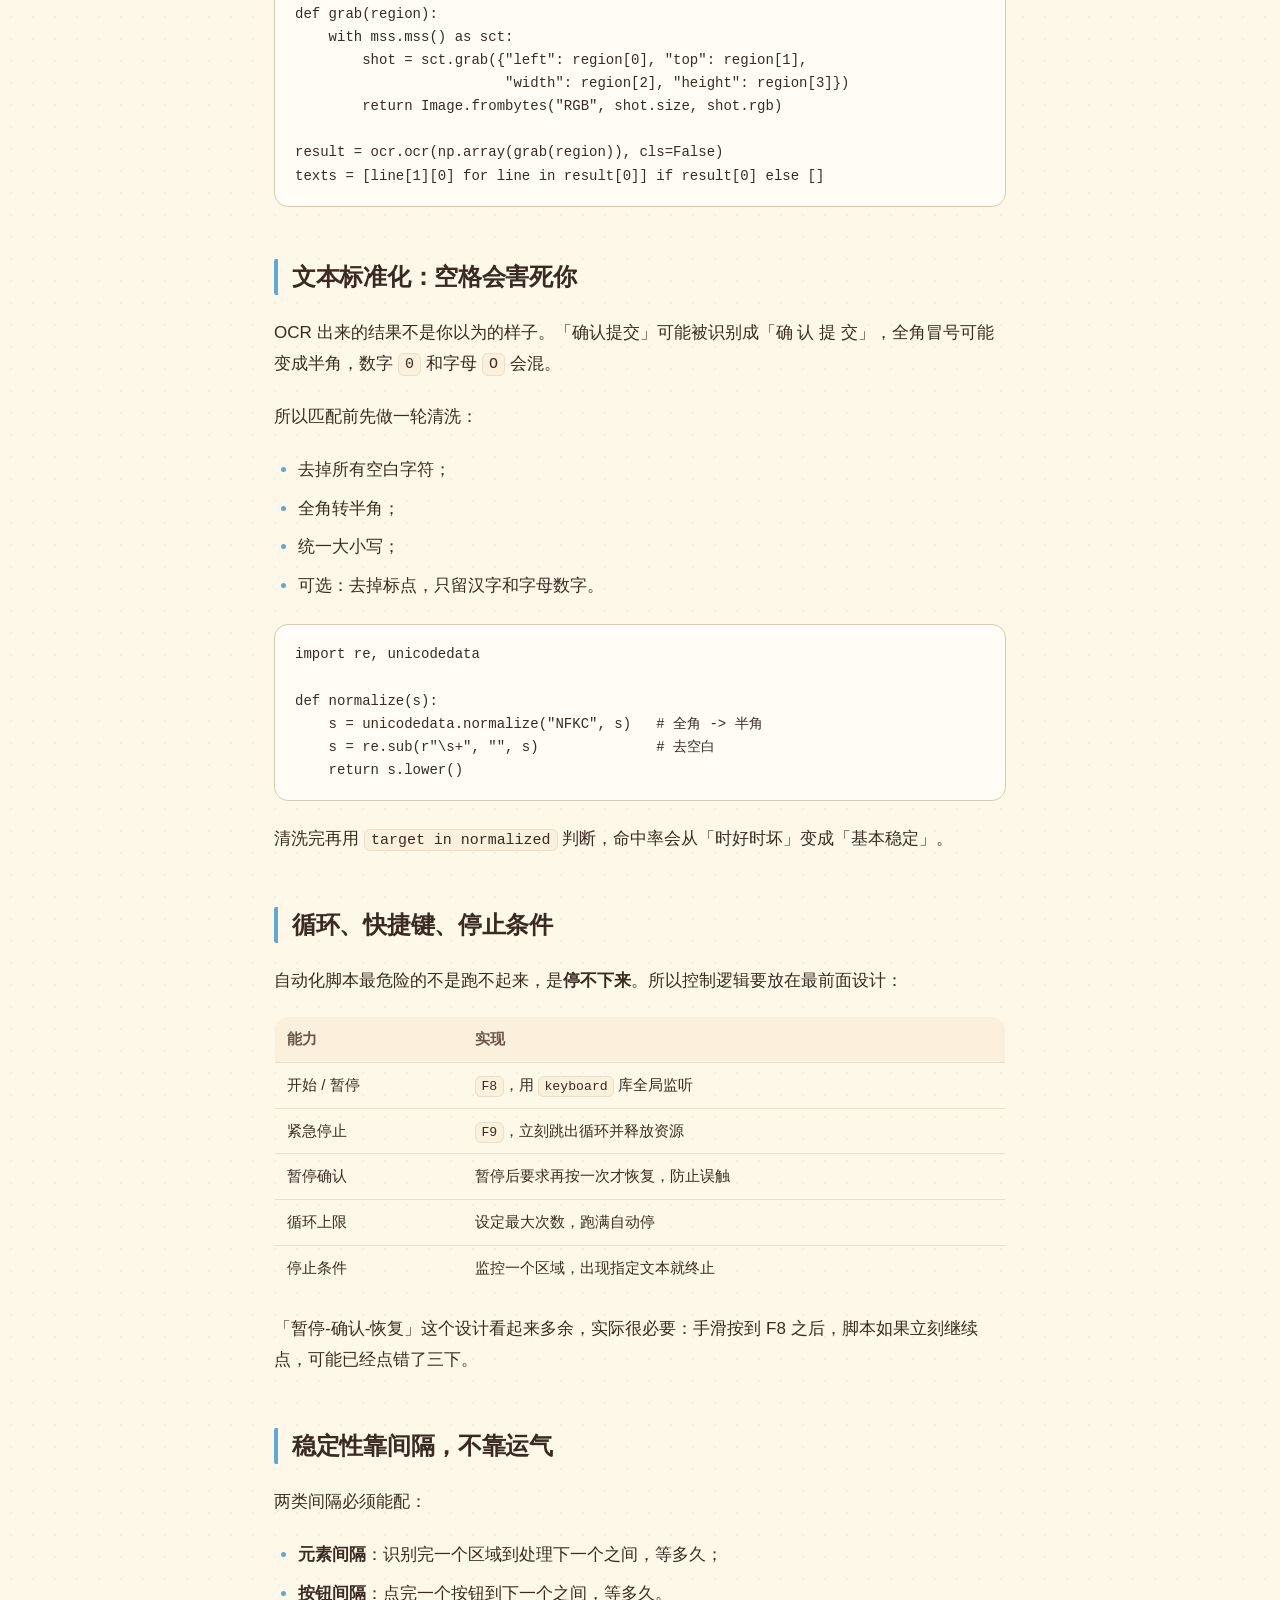
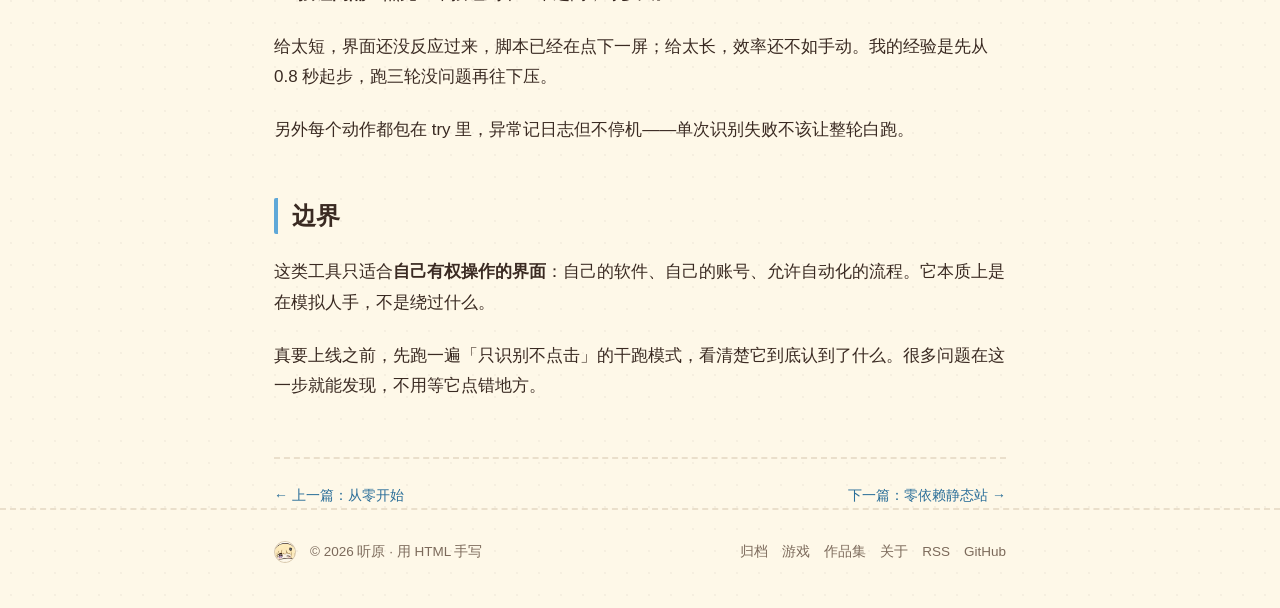
<file: posts/text-recognition-clicker.html>
<!DOCTYPE html>
<html lang="zh-CN" data-theme="light">
<head>
<meta charset="UTF-8">
<meta name="viewport" content="width=device-width, initial-scale=1">
<meta name="theme-color" content="#FEF8E8" id="theme-color">
<meta name="author" content="听原">
<script>/* 首屏前应用主题，避免深色模式闪白 */
(function(){try{var t=localStorage.getItem('yg-blog-theme')||(window.matchMedia('(prefers-color-scheme: dark)').matches?'dark':'light');document.documentElement.setAttribute('data-theme',t);}catch(e){}})();
</script>
<title>屏幕 OCR 加自动点击：把重复操作交给脚本 · 听原</title>
<meta name="description" content="用 PaddleOCR 识别屏幕文字并自动点击，一套能停、能暂停、不会失控的自动化脚本。">
<!-- Open Graph / 社交分享预览 -->
<meta property="og:type" content="article">
<meta property="og:site_name" content="听原的博客">
<meta property="og:title" content="屏幕 OCR 加自动点击：把重复操作交给脚本 · 听原">
<meta property="og:description" content="用 PaddleOCR 识别屏幕文字并自动点击，一套能停、能暂停、不会失控的自动化脚本。">
<meta property="og:url" content="https://wqxapi.loc.cc/posts/text-recognition-clicker.html">
<meta property="og:image" content="https://wqxapi.loc.cc/assets/img/og-cover.png">
<meta property="og:image:width" content="1200">
<meta property="og:image:height" content="630">
<meta property="og:image:alt" content="听原的博客 · 奶油底色上的手写博客封面">
<meta property="og:locale" content="zh_CN">
<meta name="twitter:card" content="summary_large_image">
<meta name="twitter:title" content="屏幕 OCR 加自动点击：把重复操作交给脚本 · 听原">
<meta name="twitter:description" content="用 PaddleOCR 识别屏幕文字并自动点击，一套能停、能暂停、不会失控的自动化脚本。">
<meta name="twitter:image" content="https://wqxapi.loc.cc/assets/img/og-cover.png">
<link rel="alternate" type="application/rss+xml" title="听原的博客" href="https://wqxapi.loc.cc/feed.xml">
<link rel="canonical" href="https://wqxapi.loc.cc/posts/text-recognition-clicker.html">
<link rel="stylesheet" href="../assets/style.css">
<script type="application/ld+json">
{
  "@context": "https://schema.org",
  "@type": "BlogPosting",
  "headline": "屏幕 OCR 加自动点击：把重复操作交给脚本",
  "description": "用 PaddleOCR 识别屏幕文字并自动点击，一套能停、能暂停、不会失控的自动化脚本。",
  "datePublished": "2026-10-17",
  "dateModified": "2026-10-17",
  "inLanguage": "zh-CN",
  "image": "https://wqxapi.loc.cc/assets/img/og-cover.png",
  "mainEntityOfPage": {
    "@type": "WebPage",
    "@id": "https://wqxapi.loc.cc/posts/text-recognition-clicker.html"
  },
  "author": {
    "@type": "Person",
    "name": "听原",
    "url": "https://github.com/Wenquxing884"
  },
  "publisher": {
    "@type": "Person",
    "name": "听原",
    "url": "https://github.com/Wenquxing884"
  },
  "isPartOf": {
    "@type": "Blog",
    "name": "听原的博客",
    "url": "https://wqxapi.loc.cc/"
  }
}
</script>
</head>
<body>
<a class="skip-link" href="#main">跳到正文</a>
<div class="progress" aria-hidden="true"></div>

<nav class="nav">
  <div class="nav-inner">
    <a class="brand" href="../index.html"><span class="brand-name">听原<i>.</i></span></a>
    <div class="nav-links">
      <a href="../index.html">首页</a>
      <a href="../archive.html">归档</a>
      <a href="../about.html">关于</a>
      <a href="../games/phoebe-2048/">2048</a>
      <a href="../3d/">作品集</a>
    </div>
    <a class="nav-avatar" href="../about.html" aria-label="关于我">
      <img src="../assets/img/avatar.webp" alt="" width="34" height="34">
    </a>
    <button class="theme-btn" type="button" aria-label="切换主题">☀</button>
  </div>
</nav>

<main class="wrap" id="main">
  <a class="back" href="../index.html">← 返回首页</a>

  <header class="article-head">
    <h1>屏幕 OCR 加自动点击：把重复操作交给脚本</h1>
    <div class="article-meta">
      <img src="../assets/img/avatar.webp" alt="" width="22" height="22">
      <time datetime="2026-10-17">2026-10-17</time>
      <span class="dot">·</span><span>技术</span>
      <span class="dot">·</span><span>约 6 分钟</span>
    </div>
  </header>

  <article class="prose">
    <p>有些操作每天要做几十遍：等某个按钮出现、点它、等下一屏、再点。眼睛盯着、手在动，脑子完全没参与。这种活最适合交给脚本。</p>

    <p><a href="https://github.com/Wenquxing884/Text_Recognition_Clicker" target="_blank" rel="noopener">Text_Recognition_Clicker</a> 就是这么来的：Python + PaddleOCR，框选屏幕区域，识别到指定文字就点指定坐标，循环执行，随时能停。</p>

    <h2>为什么是 PaddleOCR</h2>

    <p>三个理由：</p>

    <ul>
      <li><strong>中文识别准。</strong>界面上的字多是中文，Tesseract 在这种场景下经常连「确定」都认不出来；</li>
      <li><strong>完全离线。</strong>不用联网、不用调 API、没有额度；</li>
      <li><strong>有方向检测。</strong>横排文字、轻微倾斜的按钮都能处理。</li>
    </ul>

    <p>代价是重。PaddlePaddle 装完几个 G，第一次加载模型要等十几秒。所以脚本启动时加载一次，后面复用同一个引擎实例。</p>

    <h2>版本锁定这一步别省</h2>

    <p>这是整个项目最容易卡住的地方。PaddleOCR 的依赖链很挑版本：</p>

    <pre><code>pip install paddlex==2.0.0 paddlepaddle==2.4.2</code></pre>

    <p>这两个必须配对，Python 也要在 3.8–3.10 之间。用 3.11 或 3.12 会遇到编译好的 wheel 不存在，现场编译基本失败。</p>

    <blockquote>
      <p>装不上不是你的问题，是版本没对上。先固定 Python 版本，再固定 paddle 版本，别倒过来。</p>
    </blockquote>

    <h2>区域选择：把「看哪里」变成配置</h2>

    <p>不让脚本全屏找文字——太慢，而且容易误判。改成先框选区域，运行时只截那一小块。</p>

    <p>流程是：点「选择区域」→ 全屏半透明遮罩 → 拖拽出矩形 → 记下 <code>(x, y, w, h)</code> → 保存到配置。运行时 <code>mss</code> 或 <code>PIL.ImageGrab</code> 只截这块，识别量从 1920×1080 降到 300×60，速度快一个数量级。</p>

    <pre><code>import mss
from PIL import Image

def grab(region):
    with mss.mss() as sct:
        shot = sct.grab({"left": region[0], "top": region[1],
                         "width": region[2], "height": region[3]})
        return Image.frombytes("RGB", shot.size, shot.rgb)

result = ocr.ocr(np.array(grab(region)), cls=False)
texts = [line[1][0] for line in result[0]] if result[0] else []</code></pre>

    <h2>文本标准化：空格会害死你</h2>

    <p>OCR 出来的结果不是你以为的样子。「确认提交」可能被识别成「确 认 提 交」，全角冒号可能变成半角，数字 <code>0</code> 和字母 <code>O</code> 会混。</p>

    <p>所以匹配前先做一轮清洗：</p>

    <ul>
      <li>去掉所有空白字符；</li>
      <li>全角转半角；</li>
      <li>统一大小写；</li>
      <li>可选：去掉标点，只留汉字和字母数字。</li>
    </ul>

    <pre><code>import re, unicodedata

def normalize(s):
    s = unicodedata.normalize("NFKC", s)   # 全角 -> 半角
    s = re.sub(r"\s+", "", s)              # 去空白
    return s.lower()</code></pre>

    <p>清洗完再用 <code>target in normalized</code> 判断，命中率会从「时好时坏」变成「基本稳定」。</p>

    <h2>循环、快捷键、停止条件</h2>

    <p>自动化脚本最危险的不是跑不起来，是<strong>停不下来</strong>。所以控制逻辑要放在最前面设计：</p>

    <table>
      <thead><tr><th>能力</th><th>实现</th></tr></thead>
      <tbody>
        <tr><td>开始 / 暂停</td><td><code>F8</code>，用 <code>keyboard</code> 库全局监听</td></tr>
        <tr><td>紧急停止</td><td><code>F9</code>，立刻跳出循环并释放资源</td></tr>
        <tr><td>暂停确认</td><td>暂停后要求再按一次才恢复，防止误触</td></tr>
        <tr><td>循环上限</td><td>设定最大次数，跑满自动停</td></tr>
        <tr><td>停止条件</td><td>监控一个区域，出现指定文本就终止</td></tr>
      </tbody>
    </table>

    <p>「暂停-确认-恢复」这个设计看起来多余，实际很必要：手滑按到 F8 之后，脚本如果立刻继续点，可能已经点错了三下。</p>

    <h2>稳定性靠间隔，不靠运气</h2>

    <p>两类间隔必须能配：</p>

    <ul>
      <li><strong>元素间隔</strong>：识别完一个区域到处理下一个之间，等多久；</li>
      <li><strong>按钮间隔</strong>：点完一个按钮到下一个之间，等多久。</li>
    </ul>

    <p>给太短，界面还没反应过来，脚本已经在点下一屏；给太长，效率还不如手动。我的经验是先从 0.8 秒起步，跑三轮没问题再往下压。</p>

    <p>另外每个动作都包在 try 里，异常记日志但不停机——单次识别失败不该让整轮白跑。</p>

    <h2>边界</h2>

    <p>这类工具只适合<strong>自己有权操作的界面</strong>：自己的软件、自己的账号、允许自动化的流程。它本质上是在模拟人手，不是绕过什么。</p>

    <p>真要上线之前，先跑一遍「只识别不点击」的干跑模式，看清楚它到底认到了什么。很多问题在这一步就能发现，不用等它点错地方。</p>
  </article>

  <div class="article-foot">
    <a href="hello-world.html">← 上一篇：从零开始</a>
    <span class="spacer"></span>
    <a href="build-with-zero-deps.html">下一篇：零依赖静态站 →</a>
  </div>
</main>

<footer>
  <div class="foot-inner">
    <img class="foot-avatar" src="../assets/img/avatar.webp" alt="" width="22" height="22" loading="lazy" decoding="async">
    <span>© 2026 听原 · 用 HTML 手写</span>
    <span class="spacer"></span>
    <a href="../archive.html">归档</a>
    <a href="../games/phoebe-2048/">游戏</a>
    <a href="../3d/">作品集</a>
    <a href="../about.html">关于</a>
    <a href="../feed.xml">RSS</a>
    <a href="https://github.com/Wenquxing884" target="_blank" rel="noopener">GitHub</a>
  </div>
</footer>

<button class="to-top" type="button" aria-label="回到顶部">↑</button>
<script src="../assets/main.js"></script>
</body>
</html>
</file>
<file: assets/style.css>
/* ===========================================================
   YG 的个人博客 · 单文件样式表
   视觉语言：奶油底色 / 深棕描边 / 圆润胶囊 / 手绘硬阴影
   配色取自头像插画（菲比啾比）
   =========================================================== */

*, *::before, *::after { box-sizing: border-box; }

:root {
  color-scheme: light;

  /* 底色与墨色 */
  --paper: #FEF8E8;
  --paper-2: #FBF0DC;
  --card: #FFFDF6;
  --ink: #3A2A22;
  --ink-soft: #6B5548;
  --muted: #7C6A5B;
  --line: #EADFCB;
  --line-strong: #D9C9AE;

  /* 强调色：发夹蓝 + 瞳孔紫 + 被子黄 + 腮红粉 */
  --accent: #5FA8D8;
  --accent-deep: #2A6E99;
  --accent-soft: #E3F0F9;
  --violet: #8E7BD0;
  --violet-soft: #EFEAFB;
  --butter: #FEECBD;
  --blush: #F5C9C2;

  --maxw: 780px;
  --radius: 20px;
  --radius-sm: 14px;
  --shadow-card: 0 1px 0 rgba(58, 42, 34, .05);
  --shadow-lift: 0 18px 34px -22px rgba(58, 42, 34, .55);

  --font-serif: "Noto Serif SC", "Source Han Serif SC", "Songti SC", SimSun, Georgia, serif;
  --font-sans: -apple-system, BlinkMacSystemFont, "Segoe UI", "PingFang SC",
    "Hiragino Sans GB", "Microsoft YaHei", sans-serif;
  --font-mono: ui-monospace, SFMono-Regular, Menlo, Consolas, monospace;
}

html[data-theme="dark"] {
  color-scheme: dark;
  --paper: #1A1613;
  --paper-2: #221D19;
  --card: #221D19;
  --ink: #F0E6D8;
  --ink-soft: #C9BBA8;
  --muted: #9C8B79;
  --line: #33291F;
  --line-strong: #4A3A2C;

  --accent: #7FBEE6;
  --accent-deep: #9CCFF0;
  --accent-soft: #1E2A33;
  --violet: #A996E8;
  --violet-soft: #241F33;
  --butter: #3A3320;
  --blush: #4A302C;

  --shadow-card: 0 1px 0 rgba(0, 0, 0, .4);
  --shadow-lift: 0 18px 34px -22px rgba(0, 0, 0, .9);
}

html { -webkit-text-size-adjust: 100%; scroll-behavior: smooth; }

body {
  margin: 0;
  color: var(--ink);
  font-family: var(--font-sans);
  font-size: 16.5px;
  line-height: 1.78;
  -webkit-font-smoothing: antialiased;
  background-color: var(--paper);
  background-image:
    radial-gradient(rgba(58, 42, 34, .045) 1px, transparent 1px),
    radial-gradient(1100px 520px at 50% -14%, var(--paper-2), transparent 72%);
  background-size: 22px 22px, auto;
  background-position: 0 0, center top;
  transition: background-color .3s ease, color .3s ease;
}

html[data-theme="dark"] body {
  background-image:
    radial-gradient(rgba(240, 230, 216, .035) 1px, transparent 1px),
    radial-gradient(1100px 520px at 50% -14%, var(--paper-2), transparent 72%);
}

a { color: inherit; text-decoration: none; }
img { max-width: 100%; display: block; height: auto; }
::selection { background: var(--butter); color: var(--ink); }

/* ---------- 阅读进度条 ---------- */
.progress {
  position: fixed; inset: 0 auto auto 0;
  height: 3px; width: 0;
  background: linear-gradient(90deg, var(--accent), var(--violet));
  z-index: 200;
  transition: width .1s linear;
  border-radius: 0 3px 3px 0;
}

/* ---------- 导航 ---------- */
.nav {
  position: sticky; top: 0; z-index: 100;
  background: var(--paper);
  border-bottom: 1.5px solid var(--line);
}
@supports (backdrop-filter: blur(8px)) {
  .nav {
    background: color-mix(in srgb, var(--paper) 82%, transparent);
    backdrop-filter: blur(14px) saturate(1.3);
  }
}
.nav-inner {
  max-width: var(--maxw);
  margin: 0 auto;
  padding: 12px 24px;
  display: flex;
  align-items: center;
  gap: 14px;
}
.brand {
  display: inline-flex;
  align-items: center;
  font-family: var(--font-serif);
  font-size: 17px;
  font-weight: 600;
  letter-spacing: .02em;
}
.brand-name i { font-style: normal; color: var(--accent); }

/* 右上角头像 */
.nav-avatar {
  flex: none;
  width: 34px; height: 34px;
  border-radius: 50%;
  border: 1.5px solid var(--line-strong);
  background: var(--card);
  overflow: hidden;
  transition: transform .25s ease, border-color .25s ease, box-shadow .25s ease;
}
.nav-avatar img { width: 100%; height: 100%; object-fit: cover; display: block; }
.nav-avatar:hover {
  border-color: var(--accent);
  transform: rotate(-8deg) scale(1.08);
  box-shadow: 0 6px 14px -8px rgba(58, 42, 34, .6);
}

.nav-links {
  display: flex; gap: 20px; margin-left: auto;
  font-size: 14.5px; color: var(--muted);
}
.nav-links a {
  position: relative;
  padding-bottom: 2px;
  transition: color .18s ease;
}
.nav-links a::after {
  content: "";
  position: absolute;
  left: 0; right: 0; bottom: -2px;
  height: 2px;
  background: var(--accent);
  border-radius: 2px;
  transform: scaleX(0);
  transform-origin: left;
  transition: transform .22s ease;
}
.nav-links a:hover { color: var(--ink); }
.nav-links a:hover::after,
.nav-links a[aria-current="page"]::after { transform: scaleX(1); }
.nav-links a[aria-current="page"] { color: var(--ink); }

.theme-btn {
  border: 1.5px solid var(--line-strong);
  background: var(--card);
  color: var(--ink-soft);
  width: 34px; height: 34px;
  border-radius: 50%;
  display: grid; place-items: center;
  cursor: pointer;
  font-size: 15px;
  line-height: 1;
  transition: border-color .2s, color .2s, transform .2s, background .2s;
}
.theme-btn:hover {
  border-color: var(--accent);
  color: var(--accent);
  transform: rotate(-16deg);
  background: var(--accent-soft);
}

/* ---------- 布局 ---------- */
.wrap { max-width: var(--maxw); margin: 0 auto; padding: 0 24px; }
main { padding-bottom: 90px; }

/* ---------- 首页 hero ---------- */
.hero { padding: 64px 0 52px; }

.hero-avatar {
  width: 108px; height: 108px;
  border-radius: 50%;
  object-fit: cover;
  border: 4px solid var(--card);
  box-shadow: 0 0 0 2px var(--line-strong), var(--shadow-lift);
  margin-bottom: 24px;
  transition: transform .3s ease;
}
.hero-avatar:hover { transform: translateY(-3px) rotate(-3deg); }

.eyebrow {
  font-size: 12.5px;
  letter-spacing: .16em;
  text-transform: uppercase;
  color: var(--accent-deep);
  margin: 0 0 16px;
  font-weight: 600;
}
.hero h1 {
  font-family: var(--font-serif);
  font-size: clamp(29px, 5.2vw, 44px);
  line-height: 1.34;
  font-weight: 600;
  margin: 0 0 20px;
  letter-spacing: -.01em;
}
.hero h1 em {
  font-style: normal;
  background: linear-gradient(transparent 52%, var(--butter) 52%);
  padding: 0 3px;
  border-radius: 2px;
}
.lede {
  font-size: 17px;
  color: var(--ink-soft);
  max-width: 54ch;
  margin: 0 0 30px;
}
.hero-actions { display: flex; flex-wrap: wrap; gap: 14px; }

/* ---------- 按钮：描边 + 硬阴影 ---------- */
.btn {
  display: inline-flex; align-items: center; gap: 8px;
  padding: 10px 22px;
  border-radius: 999px;
  font-size: 15px;
  font-weight: 500;
  border: 2px solid var(--ink);
  background: var(--accent);
  /* 深墨字压在浅蓝上（6.2:1），比白字（2.6:1）看得清，明暗两套一致 */
  color: #17222A;
  box-shadow: 3px 3px 0 var(--ink);
  transition: transform .15s ease, box-shadow .15s ease, background .15s ease;
}
.btn:hover { transform: translate(-1px, -1px); box-shadow: 5px 5px 0 var(--ink); }
.btn:active { transform: translate(2px, 2px); box-shadow: 1px 1px 0 var(--ink); }

.btn.ghost {
  background: var(--card);
  color: var(--ink);
  border-color: var(--ink);
}
.btn.ghost:hover { background: var(--butter); }

/* ---------- 区块标题 ---------- */
.section-head {
  display: flex; align-items: baseline; gap: 14px;
  margin: 8px 0 24px;
}
.section-head h2 {
  font-family: var(--font-serif);
  font-size: 20px;
  font-weight: 600;
  margin: 0;
  display: inline-flex;
  align-items: center;
  gap: 9px;
}
.section-head h2::before {
  content: "";
  width: 9px; height: 9px;
  border-radius: 3px;
  background: var(--accent);
  transform: rotate(45deg);
}
.section-head .rule {
  flex: 1;
  height: 2px;
  background-image: linear-gradient(90deg, var(--line-strong) 55%, transparent 0);
  background-size: 9px 2px;
  background-repeat: repeat-x;
}
.section-head .count {
  font-size: 13px; color: var(--muted);
  font-variant-numeric: tabular-nums;
}

/* ---------- 文章卡片 ---------- */
.post-list { display: grid; gap: 18px; }
.card {
  display: block;
  padding: 24px 26px;
  background: var(--card);
  border: 1.5px solid var(--line-strong);
  border-radius: var(--radius);
  box-shadow: var(--shadow-card);
  transition: border-color .2s ease, transform .2s ease, box-shadow .2s ease;
}
.card:hover {
  border-color: var(--accent);
  transform: translateY(-4px);
  box-shadow: var(--shadow-lift);
}
.card-meta {
  display: flex; align-items: center; gap: 9px;
  font-size: 13px; color: var(--muted);
  font-variant-numeric: tabular-nums;
  margin-bottom: 9px;
}
.card-meta .dot { opacity: .55; }
.card h3 {
  font-family: var(--font-serif);
  font-size: 21px;
  line-height: 1.45;
  font-weight: 600;
  margin: 0 0 9px;
  transition: color .2s ease;
}
.card:hover h3 { color: var(--accent-deep); }
.card p { margin: 0; color: var(--ink-soft); font-size: 15.2px; }

.tags { display: flex; flex-wrap: wrap; gap: 8px; margin-top: 16px; }
.tag {
  font-size: 12.5px;
  color: var(--ink-soft);
  background: var(--butter);
  border: 1px solid rgba(58, 42, 34, .1);
  padding: 2px 11px;
  border-radius: 999px;
  letter-spacing: .02em;
}
html[data-theme="dark"] .tag { border-color: rgba(240, 230, 216, .12); }
.tag.alt { background: var(--violet-soft); color: var(--violet); }

/* ---------- 归档 ---------- */
.year {
  font-family: var(--font-serif);
  font-size: 26px;
  color: var(--line-strong);
  margin: 42px 0 12px;
  font-weight: 600;
}
.archive-item {
  display: flex; align-items: baseline; gap: 16px;
  padding: 12px 4px;
  border-bottom: 2px dashed var(--line);
  transition: background .18s ease, padding-left .18s ease;
  border-radius: 6px;
}
.archive-item:hover { background: var(--card); padding-left: 12px; }
.archive-item time {
  font-size: 13.5px;
  color: var(--muted);
  font-variant-numeric: tabular-nums;
  flex: none;
}
.archive-item a { flex: 1; transition: color .18s; }
.archive-item a:hover { color: var(--accent-deep); }
.archive-item .arrow {
  color: var(--accent); font-size: 13px;
  opacity: 0; transition: opacity .18s, transform .18s;
}
.archive-item:hover .arrow { opacity: 1; transform: translateX(2px); }

/* ---------- 正文 ---------- */
.article-head { padding: 52px 0 30px; }
.article-head h1 {
  font-family: var(--font-serif);
  font-size: clamp(26px, 4.4vw, 37px);
  line-height: 1.42;
  font-weight: 600;
  letter-spacing: -.012em;
  margin: 0 0 18px;
}
.article-meta {
  display: flex; flex-wrap: wrap; align-items: center; gap: 10px;
  font-size: 13.5px; color: var(--muted);
}
.article-meta .dot { opacity: .55; }
.article-meta img {
  width: 22px; height: 22px;
  border-radius: 50%;
  border: 1px solid var(--line-strong);
  object-fit: cover;
}
.back {
  display: inline-flex; align-items: center; gap: 7px;
  font-size: 14px; color: var(--muted);
  margin-bottom: 22px;
  transition: color .18s, transform .18s;
}
.back:hover { color: var(--accent-deep); transform: translateX(-3px); }

.prose { font-size: 17px; }
.prose > * + * { margin-top: 1.35em; }
.prose h2 {
  font-family: var(--font-serif);
  font-size: 24px;
  line-height: 1.5;
  font-weight: 600;
  letter-spacing: -.012em;
  margin-top: 2.2em;
  padding-left: 14px;
  border-left: 4px solid var(--accent);
  border-radius: 2px;
}
.prose h3 {
  font-family: var(--font-serif);
  font-size: 19px;
  font-weight: 600;
  margin-top: 1.9em;
}
.prose p { margin-bottom: 0; }
.prose a {
  color: var(--accent-deep);
  border-bottom: 1.5px solid var(--accent-soft);
  transition: border-color .2s, background .2s;
}
.prose a:hover { border-color: var(--accent); background: var(--accent-soft); }
.prose ul, .prose ol { padding-left: 1.4em; }
.prose li + li { margin-top: .5em; }
.prose li::marker { color: var(--accent); }
.prose blockquote {
  margin: 1.7em 0;
  padding: 16px 20px;
  border-left: 4px solid var(--butter);
  border-radius: 0 var(--radius-sm) var(--radius-sm) 0;
  background: var(--paper-2);
  color: var(--ink-soft);
  font-family: var(--font-serif);
  font-size: 17.5px;
}
.prose blockquote p { margin: 0; }
.prose code {
  font-family: var(--font-mono);
  font-size: .88em;
  background: var(--paper-2);
  padding: .16em .42em;
  border-radius: 6px;
  border: 1px solid var(--line);
}
.prose pre {
  background: var(--card);
  border: 1.5px solid var(--line-strong);
  border-radius: var(--radius-sm);
  padding: 18px 20px;
  padding-right: 68px; /* 给右上角复制按钮留位，长行滚动时不会压在按钮下 */
  overflow-x: auto;
  font-size: 14px;
  line-height: 1.65;
}
.prose pre code { background: none; border: 0; padding: 0; font-size: inherit; }
.prose hr {
  border: 0;
  border-top: 2px dashed var(--line-strong);
  margin: 2.6em 0;
}
.prose img {
  margin: 1.8em auto;
  border-radius: var(--radius-sm);
  border: 1.5px solid var(--line-strong);
}
.prose figcaption, .prose .caption {
  text-align: center;
  font-size: 13.5px;
  color: var(--muted);
  margin-top: -1em;
}
.prose table {
  width: 100%;
  border-collapse: collapse;
  font-size: 15px;
  border: 1.5px solid var(--line-strong);
  border-radius: var(--radius-sm);
  overflow: hidden;
}
.prose th, .prose td {
  padding: 9px 12px;
  border-bottom: 1px solid var(--line);
  text-align: left;
}
.prose th { font-weight: 600; color: var(--ink-soft); background: var(--paper-2); }

/* ---------- 文末 ---------- */
.article-foot {
  margin-top: 56px;
  padding-top: 24px;
  border-top: 2px dashed var(--line);
  display: flex; flex-wrap: wrap; gap: 14px; align-items: center;
  font-size: 14px; color: var(--muted);
}
.article-foot .spacer { flex: 1; }
.article-foot a { color: var(--accent-deep); }

/* ---------- 关于页 ---------- */
.about-head {
  display: flex;
  align-items: center;
  gap: 22px;
  flex-wrap: wrap;
  padding: 56px 0 12px;
}
.about-head .hero-avatar { margin-bottom: 0; }
.about-head h1 {
  font-family: var(--font-serif);
  font-size: clamp(26px, 4.4vw, 34px);
  margin: 0 0 6px;
  font-weight: 600;
}
.about-head .handle { color: var(--muted); font-size: 14px; }

.about-list { list-style: none; padding: 0; margin: 0; display: grid; gap: 2px; }
.about-list li {
  display: flex; gap: 18px;
  padding: 13px 2px;
  border-bottom: 2px dashed var(--line);
  font-size: 15.5px;
}
.about-list .k { width: 78px; flex: none; color: var(--muted); }

.repo-list { display: grid; gap: 12px; margin-top: 1.4em; }
.repo {
  display: block;
  padding: 15px 18px;
  background: var(--card);
  border: 1.5px solid var(--line-strong);
  border-radius: var(--radius-sm);
  transition: border-color .2s, transform .2s, box-shadow .2s;
}
.repo:hover {
  border-color: var(--accent);
  transform: translateY(-2px);
  box-shadow: var(--shadow-lift);
}
.repo .repo-top {
  display: flex; align-items: baseline; gap: 10px;
  margin-bottom: 4px;
}
.repo .name { font-weight: 600; font-size: 15.5px; }
.repo .lang {
  font-size: 12px;
  color: var(--accent-deep);
  background: var(--accent-soft);
  border-radius: 999px;
  padding: 1px 9px;
}
.repo .desc { margin: 0; font-size: 14px; color: var(--ink-soft); }

/* ---------- 页脚 ---------- */
footer {
  border-top: 2px dashed var(--line);
  padding: 30px 0 44px;
  font-size: 13.5px;
  color: var(--muted);
}
.foot-inner {
  max-width: var(--maxw);
  margin: 0 auto;
  padding: 0 24px;
  display: flex; flex-wrap: wrap; gap: 14px; align-items: center;
}
.foot-inner .spacer { flex: 1; }
.foot-inner a { transition: color .18s; }
.foot-inner a:hover { color: var(--accent-deep); }
.foot-avatar {
  width: 22px; height: 22px;
  border-radius: 50%;
  border: 1px solid var(--line-strong);
  object-fit: cover;
}

/* ---------- 移动端 ---------- */
@media (max-width: 640px) {
  body { font-size: 16px; }
  .nav-inner { padding: 10px 18px; gap: 12px; }
  .nav-links { gap: 14px; font-size: 13.5px; }
  .wrap, .foot-inner { padding-left: 18px; padding-right: 18px; }
  .hero { padding: 44px 0 36px; }
  .hero-avatar { width: 84px; height: 84px; margin-bottom: 20px; }
  .card { padding: 20px; }
  .card h3 { font-size: 19px; }
  .archive-item { gap: 12px; }
  .archive-item time { width: 62px; }
  .about-head { gap: 16px; padding-top: 40px; }
  .about-head .hero-avatar { width: 76px; height: 76px; }
}

/* 导航有四个链接后，420px 以下开始收紧：先收间距和字号，再让头像让位 */
@media (max-width: 420px) {
  .nav-inner { padding: 10px 14px; gap: 10px; }
  .nav-links { gap: 11px; font-size: 13px; }
  .nav-links a::after { bottom: -3px; }
  .nav-avatar { display: none; }
  .brand { font-size: 16px; }
}

@media (max-width: 340px) {
  .nav-links { gap: 9px; font-size: 12.5px; }
}

@media (prefers-reduced-motion: reduce) {
  * { transition: none !important; animation: none !important; scroll-behavior: auto !important; }
}

/* ===========================================================
   可用性补充：键盘焦点 / 回到顶部 / 站内搜索
   =========================================================== */

/* 键盘导航时才显示焦点环，鼠标点击不显示 */
:where(a, button, input, summary, [tabindex]):focus-visible {
  outline: 2.5px solid var(--accent);
  outline-offset: 3px;
  border-radius: 6px;
}
.nav-avatar:focus-visible,
.theme-btn:focus-visible,
.to-top:focus-visible {
  outline-offset: 3px;
  border-radius: 50%;
}

/* 回到顶部 */
.to-top {
  position: fixed;
  right: 22px;
  bottom: 26px;
  width: 46px;
  height: 46px;
  border-radius: 50%;
  border: 2px solid var(--ink);
  background: var(--card);
  color: var(--ink);
  display: grid;
  place-items: center;
  font-size: 17px;
  line-height: 1;
  cursor: pointer;
  box-shadow: 3px 3px 0 var(--ink);
  opacity: 0;
  pointer-events: none;
  transform: translateY(10px);
  transition: opacity .25s ease, transform .25s ease, box-shadow .15s ease;
  z-index: 90;
}
.to-top.show { opacity: 1; pointer-events: auto; transform: none; }
.to-top:hover { transform: translate(-1px, -1px); box-shadow: 5px 5px 0 var(--ink); }
.to-top:active { transform: translate(2px, 2px); box-shadow: 1px 1px 0 var(--ink); }

/* 站内搜索 */
.search {
  display: flex;
  align-items: center;
  gap: 10px;
  margin: 0 0 22px;
  padding: 9px 16px;
  background: var(--card);
  border: 1.5px solid var(--line-strong);
  border-radius: 999px;
  transition: border-color .2s ease, box-shadow .2s ease;
}
.search:focus-within {
  border-color: var(--accent);
  box-shadow: 0 0 0 3px var(--accent-soft);
}
.search .icon { color: var(--muted); font-size: 15px; line-height: 1; }
.search input {
  flex: 1;
  min-width: 0;
  border: 0;
  background: none;
  outline: none;
  font: inherit;
  font-size: 15px;
  color: var(--ink);
}
.search input::placeholder { color: var(--muted); }
.search .hint {
  font-size: 12.5px;
  color: var(--muted);
  white-space: nowrap;
  font-variant-numeric: tabular-nums;
}
.search-empty {
  padding: 28px 4px;
  color: var(--muted);
  font-size: 15px;
  text-align: center;
}

@media (max-width: 640px) {
  .to-top { right: 16px; bottom: 18px; width: 42px; height: 42px; }
  .search { padding: 8px 14px; }
}

/* ===========================================================
   跳过导航 / 代码复制 / 标题锚点 / 打印
   =========================================================== */

/* 键盘用户按 Tab 第一个落点，视觉上默认隐藏 */
.skip-link {
  position: fixed;
  top: 10px;
  left: 10px;
  z-index: 300;
  padding: 9px 16px;
  border-radius: 999px;
  border: 2px solid var(--ink);
  background: var(--card);
  color: var(--ink);
  font-size: 14px;
  box-shadow: 3px 3px 0 var(--ink);
  transform: translateY(-160%);
  transition: transform .18s ease;
}
.skip-link:focus-visible { transform: none; outline-offset: 3px; }

/* 代码块容器：右上角复制按钮 */
.prose .code-block { position: relative; }
.prose .code-block pre { margin: 0; }
.copy-btn {
  position: absolute;
  top: 8px;
  right: 8px;
  padding: 3px 11px;
  font-family: var(--font-sans);
  font-size: 12.5px;
  line-height: 1.6;
  color: var(--muted);
  background: var(--paper);
  border: 1.5px solid var(--line-strong);
  border-radius: 999px;
  cursor: pointer;
  opacity: 0;
  transform: translateY(-2px);
  transition: opacity .18s ease, transform .18s ease, color .18s ease,
              border-color .18s ease, background .18s ease;
}
.code-block:hover .copy-btn,
.copy-btn:focus-visible { opacity: 1; transform: none; }
.copy-btn:hover { color: var(--accent-deep); border-color: var(--accent); background: var(--accent-soft); }
.copy-btn.ok { color: var(--accent-deep); border-color: var(--accent); opacity: 1; transform: none; }

/* 触屏没有 hover，按钮常显 */
@media (hover: none) {
  .copy-btn { opacity: 1; transform: none; }
}

/* 标题锚点：# 只在悬停 / 聚焦时出现 */
.prose h2, .prose h3 { scroll-margin-top: 84px; }
.prose h2 .anchor,
.prose h3 .anchor {
  margin-left: 8px;
  font-family: var(--font-mono);
  font-size: .72em;
  font-weight: 400;
  color: var(--line-strong);
  border: 0;
  text-decoration: none;
  opacity: 0;
  transition: opacity .18s ease, color .18s ease;
}
.prose h2:hover .anchor,
.prose h3:hover .anchor,
.prose h2 .anchor:focus-visible,
.prose h3 .anchor:focus-visible { opacity: 1; }
.prose h2 .anchor:hover,
.prose h3 .anchor:hover { color: var(--accent); background: none; }

/* 打印：只留正文 */
@media print {
  .nav, footer, .progress, .to-top, .copy-btn, .skip-link, .back, .article-foot, .hero-actions {
    display: none !important;
  }
  body {
    background: #fff !important;
    color: #000 !important;
    font-size: 12pt;
  }
  .wrap { max-width: none; padding: 0; }
  .prose a { color: #000; border-bottom: 0; }
  .prose pre { border-color: #999; white-space: pre-wrap; word-break: break-word; }
  .prose h2, .prose h3 { break-after: avoid; }
  .prose img, .prose pre, .prose table, .prose blockquote { break-inside: avoid; }
}
</file>
<file: assets/three-gallery.css>
/* The portfolio shares the blog theme. */
.gallery-page { min-height: 100svh; display: flex; flex-direction: column; }
.gallery-page .nav-inner,
.gallery-page .foot-inner { max-width: 1180px; }
.gallery-wrap { width: 100%; max-width: 1180px; margin: 0 auto; padding: 0 24px 64px; flex: 1; }

.gallery-intro { padding: 64px 0 44px; }
.gallery-intro .eyebrow { display: flex; align-items: center; gap: 9px; margin-bottom: 15px; }
.gallery-spark { font-size: 18px; color: var(--violet); }
.gallery-intro h1 {
  margin: 0 0 17px;
  font-family: var(--font-serif);
  font-size: clamp(27px, 3.8vw, 40px);
  font-weight: 600;
  line-height: 1.45;
  letter-spacing: -.025em;
}
.gallery-intro h1 em { font-style: normal; background: linear-gradient(transparent 56%, var(--butter) 56%); padding: 0 3px; }
.gallery-intro > p:last-child { margin: 0; color: var(--ink-soft); font-size: 15px; line-height: 1.9; }
.gallery-section-head { display: flex; align-items: center; gap: 16px; margin-bottom: 22px; }
.gallery-section-head h2 { font-size: 15px; font-weight: 600; margin: 0; letter-spacing: .04em; }
.gallery-rule { height: 1px; flex: 1; background: var(--line-strong); }
.gallery-count { font-family: var(--font-mono); font-size: 12px; color: var(--muted); }

.scene-grid { display: grid; grid-template-columns: repeat(3, minmax(0, 1fr)); gap: 26px; align-items: stretch; }
.scene-card {
  display: flex;
  flex-direction: column;
  min-width: 0;
  overflow: hidden;
  background: var(--card);
  border: 1.5px solid var(--line-strong);
  border-radius: 20px;
  box-shadow: 0 2px 0 rgba(58, 42, 34, .04);
  transition: transform .22s ease, box-shadow .22s ease, border-color .22s ease;
}
.scene-card:hover { transform: translateY(-5px); border-color: var(--ink-soft); box-shadow: 0 12px 26px -16px rgba(58, 42, 34, .5); }
.scene-card:focus-visible { outline-offset: 5px; border-radius: 20px; }
.scene-cover { position: relative; aspect-ratio: 8 / 5; overflow: hidden; border-bottom: 1px solid var(--line); }
.scene-cover-jacaranda { background: #ebe6f0; }
.scene-cover-cats { background: #0a1b20; }
.scene-cover-changan { background: #172632; }
.scene-cover img { width: 100%; height: 100%; object-fit: cover; transition: transform .5s cubic-bezier(.2,.65,.3,1); }
.scene-card:hover .scene-cover img { transform: scale(1.035); }
.scene-open {
  position: absolute; right: 14px; bottom: 14px;
  width: 31px; height: 31px; display: grid; place-items: center;
  border-radius: 50%; color: #49392f; background: #fffaf0ed;
  font: 18px/1 var(--font-sans);
  transition: background .2s ease, transform .2s ease;
}
.scene-card:hover .scene-open { transform: translate(2px, -2px); background: #fffaf0; }
.scene-copy { padding: 22px 23px 23px; display: flex; flex-direction: column; flex: 1; }
.scene-kicker { margin: 0 0 8px; color: var(--accent-deep); font-size: 11px; letter-spacing: .06em; }
.scene-card h3 { margin: 0 0 10px; font-family: var(--font-serif); font-size: 22px; line-height: 1.4; font-weight: 600; }
.scene-description { margin: 0 0 23px; font-size: 13.5px; line-height: 1.85; color: var(--ink-soft); }
.scene-entry { display: flex; align-items: center; justify-content: space-between; gap: 12px; margin-top: auto; padding-top: 16px; border-top: 1px solid var(--line); font-size: 12px; font-weight: 500; color: var(--ink); }
.scene-entry > span { color: var(--muted); transition: transform .2s ease; }
.scene-card:hover .scene-entry > span { transform: translateX(3px); }
.gallery-end { display: flex; align-items: center; gap: 8px; margin: 34px 0 0; color: var(--muted); font-size: 12px; letter-spacing: .03em; }
.gallery-end span { color: var(--violet); font-size: 19px; }

@media (max-width: 1099px) {
  .scene-grid { grid-template-columns: repeat(2, minmax(0, 1fr)); }
  .gallery-intro { padding-top: 52px; }
}
@media (max-width: 620px) {
  .gallery-wrap { padding: 0 20px 46px; }
  .gallery-intro { padding: 36px 0 30px; }
  .gallery-intro .eyebrow { font-size: 11px; letter-spacing: .1em; margin-bottom: 12px; }
  .gallery-intro h1 { max-width: 13em; font-size: 28px; line-height: 1.5; }
  .gallery-intro > p:last-child { font-size: 14px; }
  .gallery-section-head { margin-bottom: 18px; }
  .scene-grid { grid-template-columns: minmax(0, 1fr); gap: 24px; }
  .scene-copy { padding: 21px 23px 22px; }
  .scene-description { margin-bottom: 20px; }
  .gallery-end { margin-top: 28px; }
}
@media (prefers-reduced-motion: reduce) {
  .scene-card:hover, .scene-card:hover .scene-cover img,
  .scene-card:hover .scene-open, .scene-card:hover .scene-entry > span { transform: none; }
}
</file>
